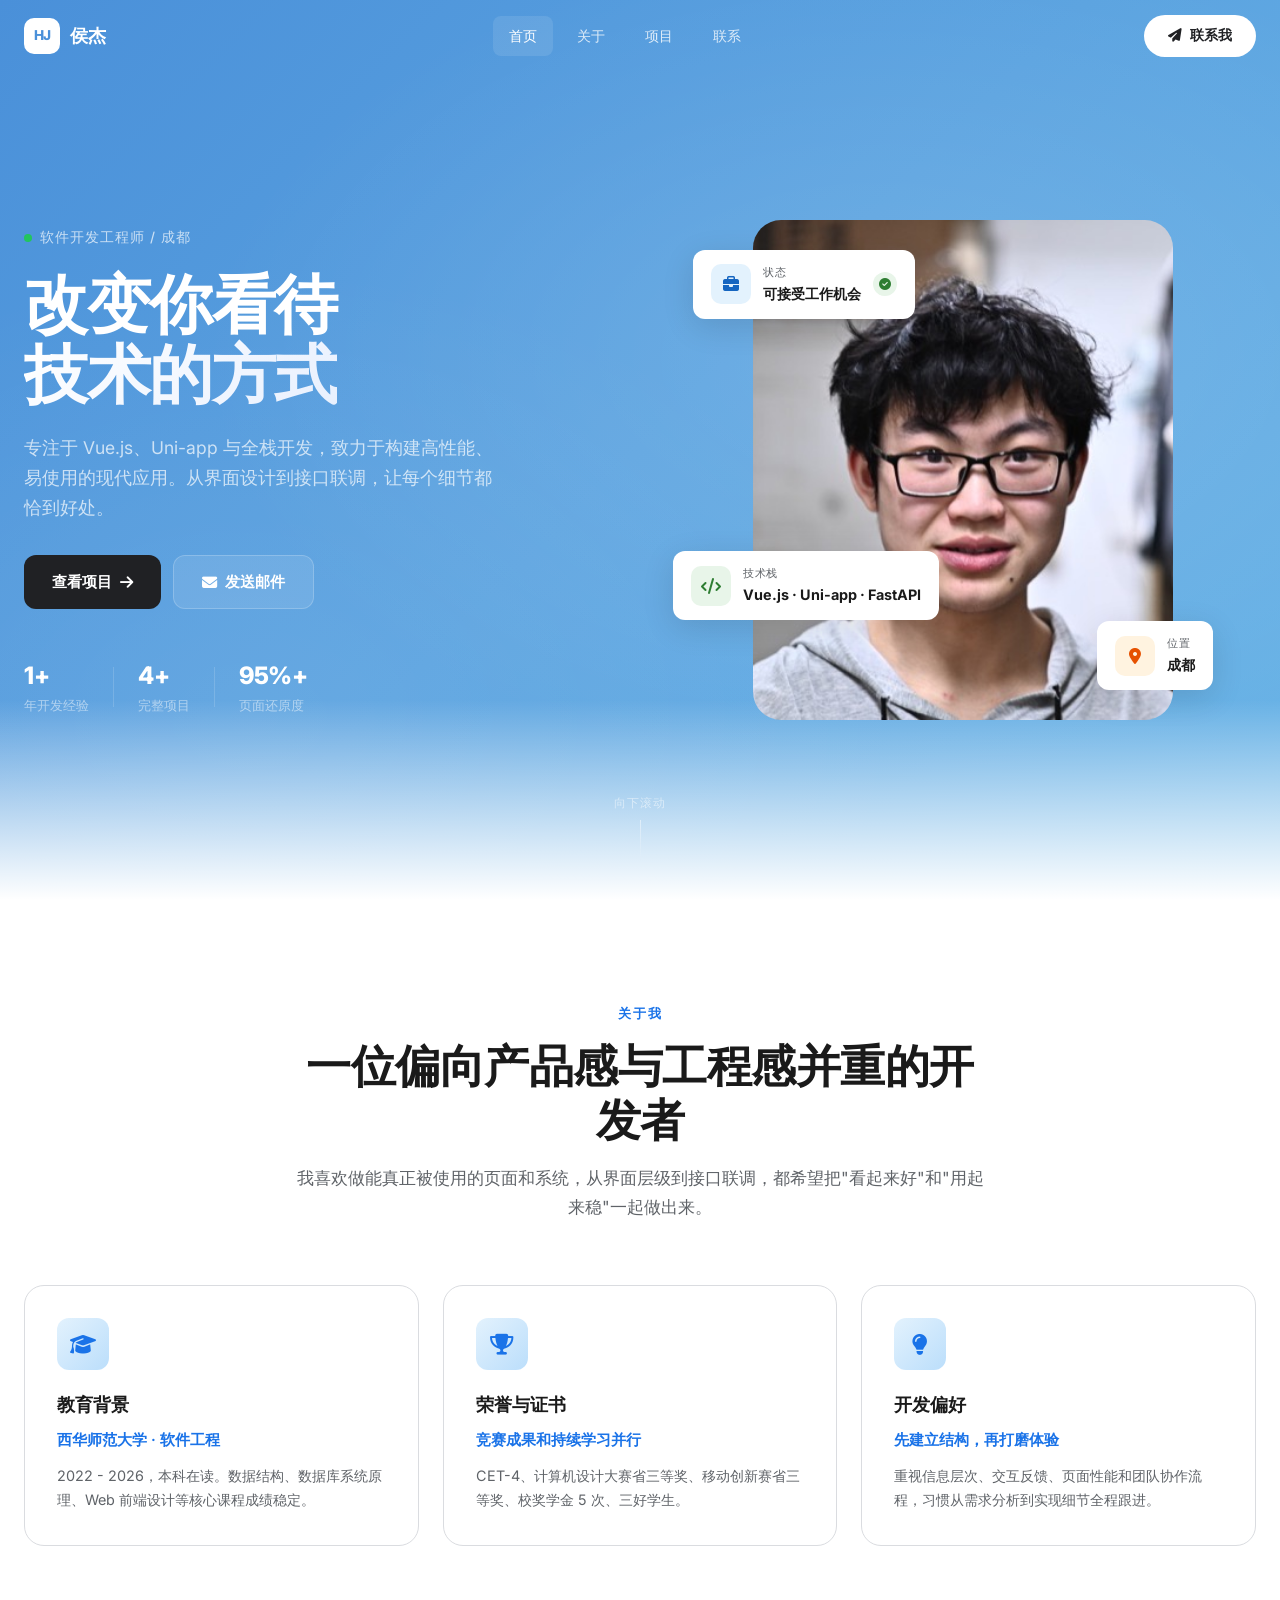
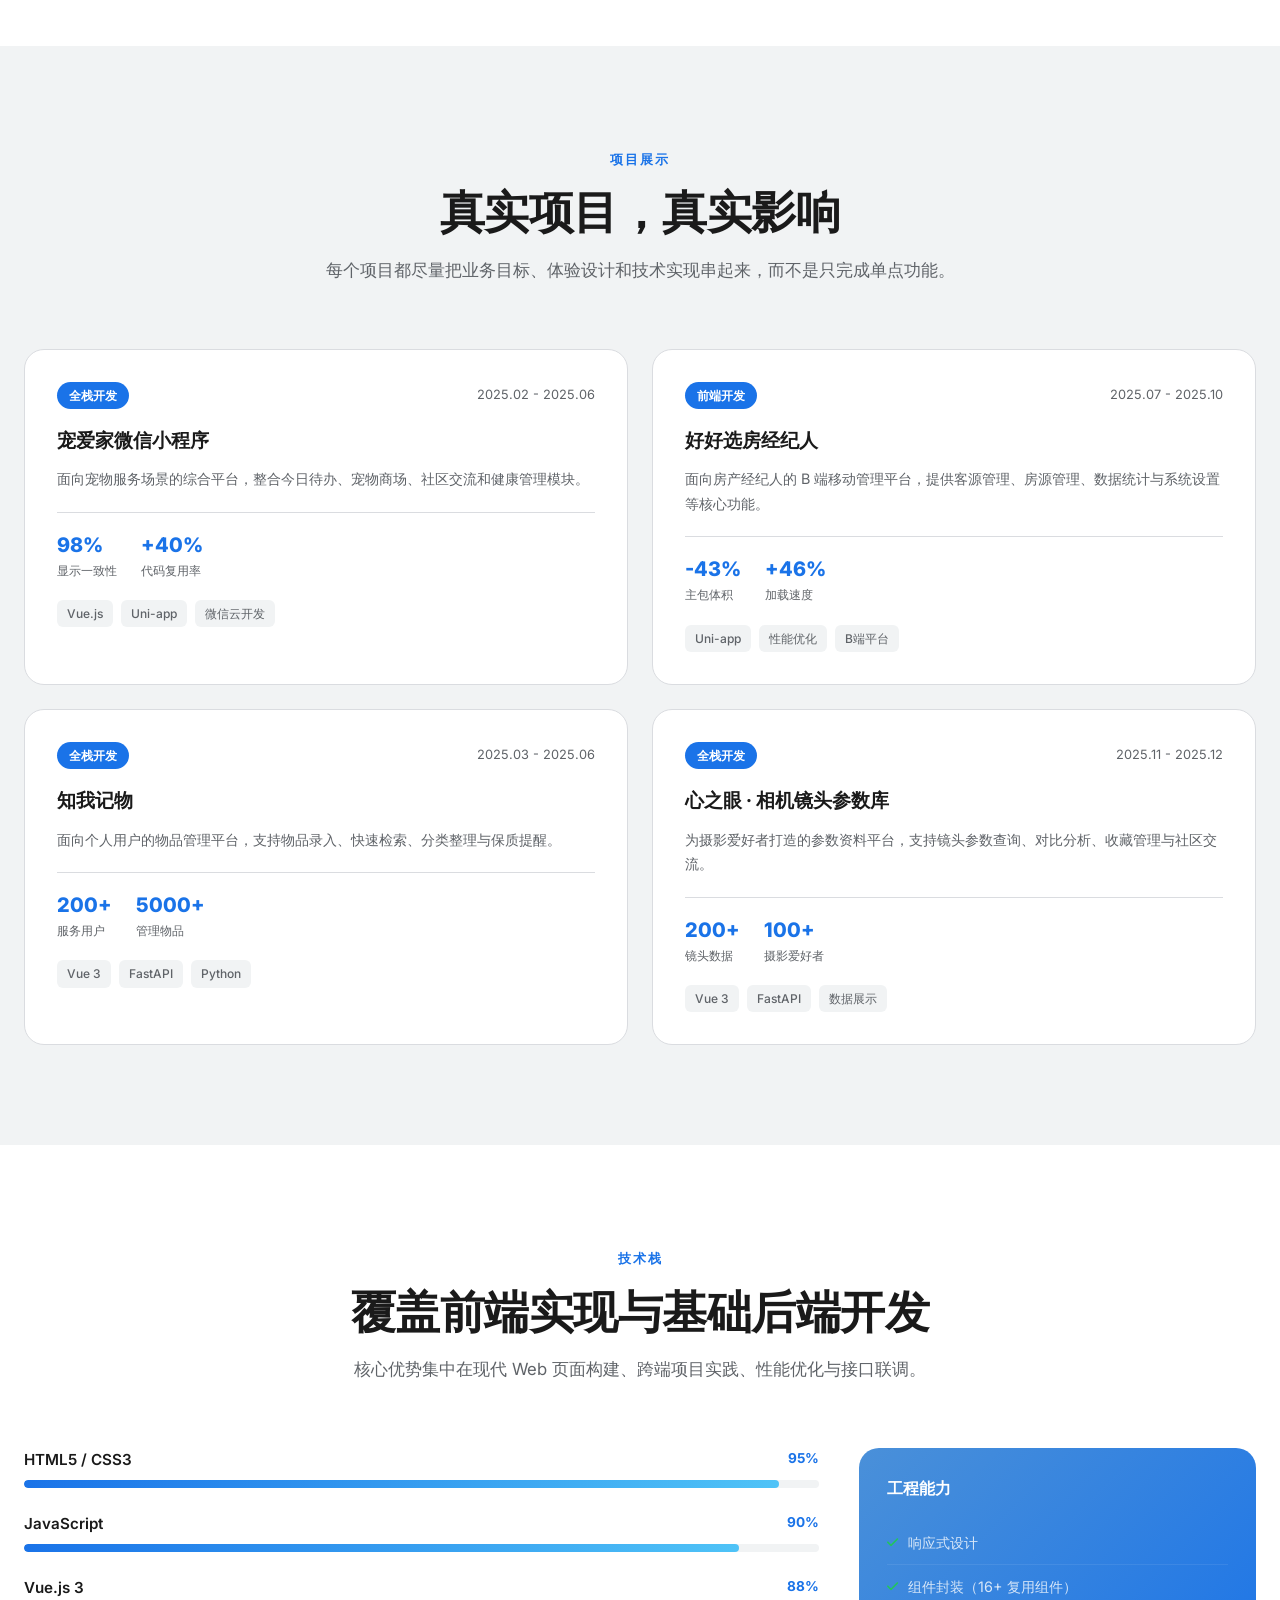
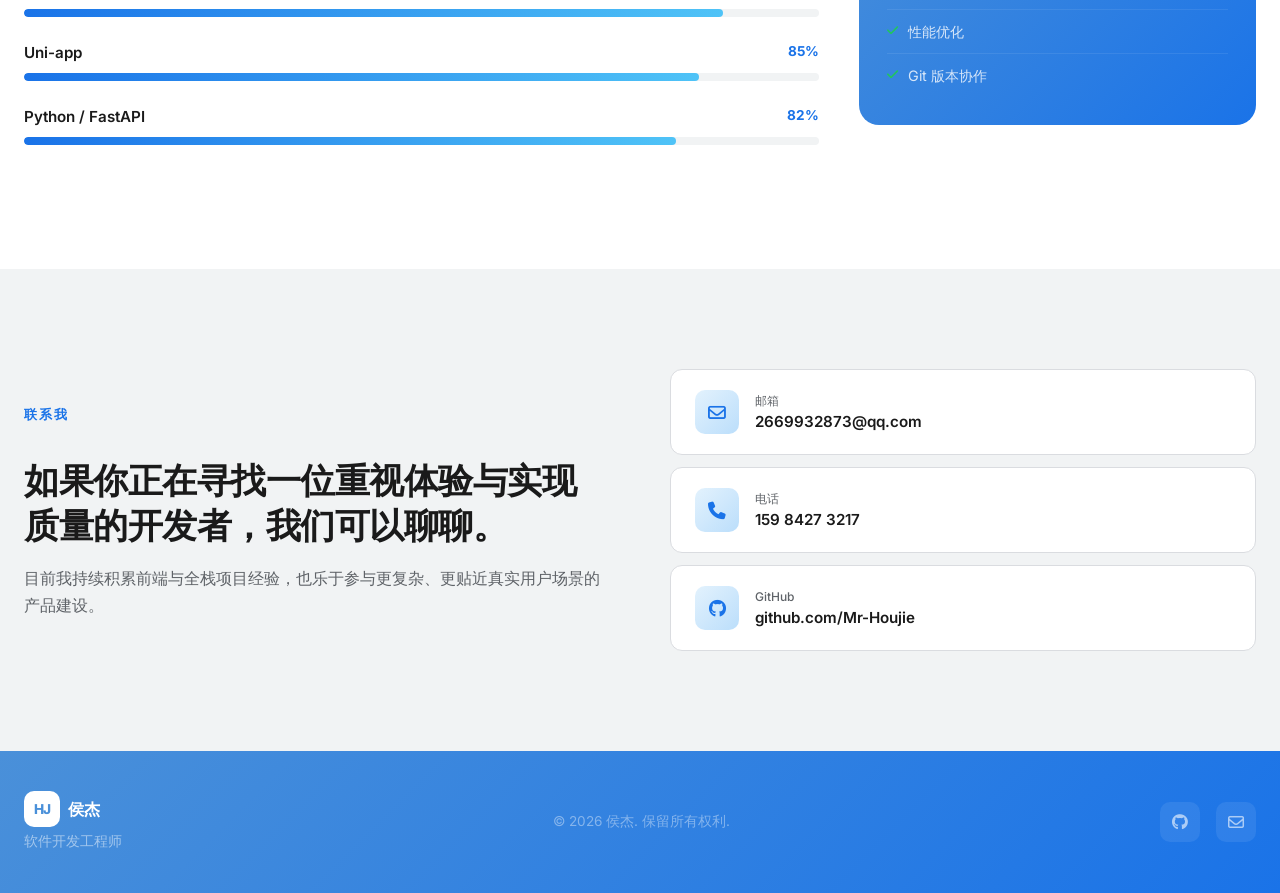
<file: index.html>
<!DOCTYPE html>
<html lang="zh-CN">
<head>
    <meta charset="UTF-8">
    <meta name="viewport" content="width=device-width, initial-scale=1.0">
    <title>侯杰 | 软件开发工程师</title>
    <meta name="description" content="侯杰的个人介绍页面 - 软件开发工程师">
    <link rel="preconnect" href="https://fonts.googleapis.com">
    <link rel="preconnect" href="https://fonts.gstatic.com" crossorigin>
    <link href="https://fonts.googleapis.com/css2?family=Inter:wght@300;400;500;600;700;800&display=swap" rel="stylesheet">
    <link rel="stylesheet" href="https://cdnjs.cloudflare.com/ajax/libs/font-awesome/6.5.1/css/all.min.css">
    <link rel="stylesheet" href="styles.css">
</head>
<body>
    <div class="page-loader" id="page-loader">
        <div class="loader-spinner"></div>
    </div>

    <nav class="main-nav" id="main-nav">
        <div class="nav-container">
            <a href="#hero" class="nav-logo">
                <span class="logo-mark">HJ</span>
                <span class="logo-text">侯杰</span>
            </a>
            <div class="nav-menu" id="nav-menu">
                <a href="#hero" class="nav-link active">首页</a>
                <a href="#about" class="nav-link">关于</a>
                <a href="#projects" class="nav-link">项目</a>
                <a href="#contact" class="nav-link">联系</a>
            </div>
            <div class="nav-actions">
                <a href="mailto:2669932873@qq.com" class="nav-cta">
                    <i class="fa-solid fa-paper-plane"></i>
                    联系我
                </a>
                <button class="nav-toggle" id="nav-toggle" aria-label="菜单">
                    <span></span>
                    <span></span>
                    <span></span>
                </button>
            </div>
        </div>
    </nav>

    <section class="hero" id="hero">
        <div class="hero-bg" id="hero-bg"></div>
        <div class="hero-gradient"></div>
        <div class="hero-content">
            <div class="hero-left">
                <div class="hero-eyebrow animate-up">
                    <span class="eyebrow-dot"></span>
                    软件开发工程师 / 成都
                </div>
                <h1 class="hero-title animate-up">
                    改变你看待<br>
                    <span class="title-accent">技术的方式</span>
                </h1>
                <p class="hero-description animate-up">
                    专注于 Vue.js、Uni-app 与全栈开发，致力于构建高性能、易使用的现代应用。从界面设计到接口联调，让每个细节都恰到好处。
                </p>
                <div class="hero-actions animate-up">
                    <a href="#projects" class="btn btn-primary">
                        查看项目
                        <i class="fa-solid fa-arrow-right"></i>
                    </a>
                    <a href="#contact" class="btn btn-ghost">
                        <i class="fa-solid fa-envelope"></i>
                        发送邮件
                    </a>
                </div>
                <div class="hero-stats animate-up">
                    <div class="stat">
                        <span class="stat-number">1+</span>
                        <span class="stat-label">年开发经验</span>
                    </div>
                    <div class="stat-divider"></div>
                    <div class="stat">
                        <span class="stat-number">4+</span>
                        <span class="stat-label">完整项目</span>
                    </div>
                    <div class="stat-divider"></div>
                    <div class="stat">
                        <span class="stat-number">95%+</span>
                        <span class="stat-label">页面还原度</span>
                    </div>
                </div>
            </div>
            <div class="hero-right animate-fade">
                <div class="profile-frame">
                    <div class="profile-image-wrapper">
                        <img src="static/images/houjie-portrait.jpg" alt="侯杰" class="profile-image" id="profile-image">
                    </div>
                    <div class="floating-card card-salary">
                        <div class="card-icon salary-icon">
                            <i class="fa-solid fa-briefcase"></i>
                        </div>
                        <div class="card-info">
                            <span class="card-label">状态</span>
                            <span class="card-value">可接受工作机会</span>
                        </div>
                        <div class="card-badge">
                            <i class="fa-solid fa-circle-check"></i>
                        </div>
                    </div>
                    <div class="floating-card card-skills">
                        <div class="card-icon skills-icon">
                            <i class="fa-solid fa-code"></i>
                        </div>
                        <div class="card-info">
                            <span class="card-label">技术栈</span>
                            <span class="card-value">Vue.js · Uni-app · FastAPI</span>
                        </div>
                    </div>
                    <div class="floating-card card-location">
                        <div class="card-icon location-icon">
                            <i class="fa-solid fa-location-dot"></i>
                        </div>
                        <div class="card-info">
                            <span class="card-label">位置</span>
                            <span class="card-value">成都</span>
                        </div>
                    </div>
                </div>
            </div>
        </div>
        <div class="scroll-indicator">
            <span>向下滚动</span>
            <div class="scroll-line"></div>
        </div>
    </section>

    <section class="section about" id="about">
        <div class="section-container">
            <div class="section-header reveal">
                <span class="section-kicker">关于我</span>
                <h2>一位偏向产品感与工程感并重的开发者</h2>
                <p>我喜欢做能真正被使用的页面和系统，从界面层级到接口联调，都希望把"看起来好"和"用起来稳"一起做出来。</p>
            </div>
            <div class="about-grid">
                <div class="about-card reveal">
                    <div class="card-icon-bg">
                        <i class="fa-solid fa-graduation-cap"></i>
                    </div>
                    <h3>教育背景</h3>
                    <p class="card-highlight">西华师范大学 · 软件工程</p>
                    <p>2022 - 2026，本科在读。数据结构、数据库系统原理、Web 前端设计等核心课程成绩稳定。</p>
                </div>
                <div class="about-card reveal">
                    <div class="card-icon-bg">
                        <i class="fa-solid fa-trophy"></i>
                    </div>
                    <h3>荣誉与证书</h3>
                    <p class="card-highlight">竞赛成果和持续学习并行</p>
                    <p>CET-4、计算机设计大赛省三等奖、移动创新赛省三等奖、校奖学金 5 次、三好学生。</p>
                </div>
                <div class="about-card reveal">
                    <div class="card-icon-bg">
                        <i class="fa-solid fa-lightbulb"></i>
                    </div>
                    <h3>开发偏好</h3>
                    <p class="card-highlight">先建立结构，再打磨体验</p>
                    <p>重视信息层次、交互反馈、页面性能和团队协作流程，习惯从需求分析到实现细节全程跟进。</p>
                </div>
            </div>
        </div>
    </section>

    <section class="section projects" id="projects">
        <div class="section-container">
            <div class="section-header reveal">
                <span class="section-kicker">项目展示</span>
                <h2>真实项目，真实影响</h2>
                <p>每个项目都尽量把业务目标、体验设计和技术实现串起来，而不是只完成单点功能。</p>
            </div>
            <div class="projects-grid">
                <div class="project-card reveal">
                    <div class="project-header">
                        <span class="project-type">全栈开发</span>
                        <span class="project-date">2025.02 - 2025.06</span>
                    </div>
                    <h3>宠爱家微信小程序</h3>
                    <p>面向宠物服务场景的综合平台，整合今日待办、宠物商场、社区交流和健康管理模块。</p>
                    <div class="project-metrics">
                        <div class="metric">
                            <span class="metric-value">98%</span>
                            <span class="metric-label">显示一致性</span>
                        </div>
                        <div class="metric">
                            <span class="metric-value">+40%</span>
                            <span class="metric-label">代码复用率</span>
                        </div>
                    </div>
                    <div class="project-tags">
                        <span>Vue.js</span>
                        <span>Uni-app</span>
                        <span>微信云开发</span>
                    </div>
                </div>
                <div class="project-card reveal">
                    <div class="project-header">
                        <span class="project-type">前端开发</span>
                        <span class="project-date">2025.07 - 2025.10</span>
                    </div>
                    <h3>好好选房经纪人</h3>
                    <p>面向房产经纪人的 B 端移动管理平台，提供客源管理、房源管理、数据统计与系统设置等核心功能。</p>
                    <div class="project-metrics">
                        <div class="metric">
                            <span class="metric-value">-43%</span>
                            <span class="metric-label">主包体积</span>
                        </div>
                        <div class="metric">
                            <span class="metric-value">+46%</span>
                            <span class="metric-label">加载速度</span>
                        </div>
                    </div>
                    <div class="project-tags">
                        <span>Uni-app</span>
                        <span>性能优化</span>
                        <span>B端平台</span>
                    </div>
                </div>
                <div class="project-card reveal">
                    <div class="project-header">
                        <span class="project-type">全栈开发</span>
                        <span class="project-date">2025.03 - 2025.06</span>
                    </div>
                    <h3>知我记物</h3>
                    <p>面向个人用户的物品管理平台，支持物品录入、快速检索、分类整理与保质提醒。</p>
                    <div class="project-metrics">
                        <div class="metric">
                            <span class="metric-value">200+</span>
                            <span class="metric-label">服务用户</span>
                        </div>
                        <div class="metric">
                            <span class="metric-value">5000+</span>
                            <span class="metric-label">管理物品</span>
                        </div>
                    </div>
                    <div class="project-tags">
                        <span>Vue 3</span>
                        <span>FastAPI</span>
                        <span>Python</span>
                    </div>
                </div>
                <div class="project-card reveal">
                    <div class="project-header">
                        <span class="project-type">全栈开发</span>
                        <span class="project-date">2025.11 - 2025.12</span>
                    </div>
                    <h3>心之眼 · 相机镜头参数库</h3>
                    <p>为摄影爱好者打造的参数资料平台，支持镜头参数查询、对比分析、收藏管理与社区交流。</p>
                    <div class="project-metrics">
                        <div class="metric">
                            <span class="metric-value">200+</span>
                            <span class="metric-label">镜头数据</span>
                        </div>
                        <div class="metric">
                            <span class="metric-value">100+</span>
                            <span class="metric-label">摄影爱好者</span>
                        </div>
                    </div>
                    <div class="project-tags">
                        <span>Vue 3</span>
                        <span>FastAPI</span>
                        <span>数据展示</span>
                    </div>
                </div>
            </div>
        </div>
    </section>

    <section class="section skills" id="skills">
        <div class="section-container">
            <div class="section-header reveal">
                <span class="section-kicker">技术栈</span>
                <h2>覆盖前端实现与基础后端开发</h2>
                <p>核心优势集中在现代 Web 页面构建、跨端项目实践、性能优化与接口联调。</p>
            </div>
            <div class="skills-layout">
                <div class="skills-main reveal">
                    <div class="skill-item">
                        <div class="skill-info">
                            <span class="skill-name">HTML5 / CSS3</span>
                            <span class="skill-percent">95%</span>
                        </div>
                        <div class="skill-bar">
                            <div class="skill-fill" data-width="95"></div>
                        </div>
                    </div>
                    <div class="skill-item">
                        <div class="skill-info">
                            <span class="skill-name">JavaScript</span>
                            <span class="skill-percent">90%</span>
                        </div>
                        <div class="skill-bar">
                            <div class="skill-fill" data-width="90"></div>
                        </div>
                    </div>
                    <div class="skill-item">
                        <div class="skill-info">
                            <span class="skill-name">Vue.js 3</span>
                            <span class="skill-percent">88%</span>
                        </div>
                        <div class="skill-bar">
                            <div class="skill-fill" data-width="88"></div>
                        </div>
                    </div>
                    <div class="skill-item">
                        <div class="skill-info">
                            <span class="skill-name">Uni-app</span>
                            <span class="skill-percent">85%</span>
                        </div>
                        <div class="skill-bar">
                            <div class="skill-fill" data-width="85"></div>
                        </div>
                    </div>
                    <div class="skill-item">
                        <div class="skill-info">
                            <span class="skill-name">Python / FastAPI</span>
                            <span class="skill-percent">82%</span>
                        </div>
                        <div class="skill-bar">
                            <div class="skill-fill" data-width="82"></div>
                        </div>
                    </div>
                </div>
                <div class="skills-side reveal">
                    <div class="side-card">
                        <h4>工程能力</h4>
                        <ul class="capability-list">
                            <li><i class="fa-solid fa-check"></i> 响应式设计</li>
                            <li><i class="fa-solid fa-check"></i> 组件封装（16+ 复用组件）</li>
                            <li><i class="fa-solid fa-check"></i> 性能优化</li>
                            <li><i class="fa-solid fa-check"></i> Git 版本协作</li>
                        </ul>
                    </div>
                </div>
            </div>
        </div>
    </section>

    <section class="section contact" id="contact">
        <div class="section-container">
            <div class="contact-wrapper">
                <div class="contact-left reveal">
                    <span class="section-kicker">联系我</span>
                    <h2>如果你正在寻找一位重视体验与实现质量的开发者，我们可以聊聊。</h2>
                    <p>目前我持续积累前端与全栈项目经验，也乐于参与更复杂、更贴近真实用户场景的产品建设。</p>
                </div>
                <div class="contact-right reveal">
                    <div class="contact-cards">
                        <a href="mailto:2669932873@qq.com" class="contact-card">
                            <div class="contact-card-icon">
                                <i class="fa-regular fa-envelope"></i>
                            </div>
                            <div class="contact-card-info">
                                <span>邮箱</span>
                                <strong>2669932873@qq.com</strong>
                            </div>
                            <i class="fa-solid fa-arrow-up-right contact-arrow"></i>
                        </a>
                        <a href="tel:15984273217" class="contact-card">
                            <div class="contact-card-icon">
                                <i class="fa-solid fa-phone"></i>
                            </div>
                            <div class="contact-card-info">
                                <span>电话</span>
                                <strong>159 8427 3217</strong>
                            </div>
                            <i class="fa-solid fa-arrow-up-right contact-arrow"></i>
                        </a>
                        <a href="https://github.com/Mr-Houjie" target="_blank" rel="noreferrer" class="contact-card">
                            <div class="contact-card-icon">
                                <i class="fa-brands fa-github"></i>
                            </div>
                            <div class="contact-card-info">
                                <span>GitHub</span>
                                <strong>github.com/Mr-Houjie</strong>
                            </div>
                            <i class="fa-solid fa-arrow-up-right contact-arrow"></i>
                        </a>
                    </div>
                </div>
            </div>
        </div>
    </section>

    <footer class="footer">
        <div class="footer-container">
            <div class="footer-left">
                <a href="#hero" class="footer-logo">
                    <span class="logo-mark">HJ</span>
                    侯杰
                </a>
                <p>软件开发工程师</p>
            </div>
            <div class="footer-center">
                <p>&copy; 2026 侯杰. 保留所有权利.</p>
            </div>
            <div class="footer-right">
                <a href="https://github.com/Mr-Houjie" target="_blank" rel="noreferrer" aria-label="GitHub">
                    <i class="fa-brands fa-github"></i>
                </a>
                <a href="mailto:2669932873@qq.com" aria-label="邮件">
                    <i class="fa-regular fa-envelope"></i>
                </a>
            </div>
        </div>
    </footer>

    <button class="back-to-top" id="back-to-top" aria-label="返回顶部">
        <i class="fa-solid fa-arrow-up"></i>
    </button>

    <script src="script.js"></script>
</body>
</html>
</file>
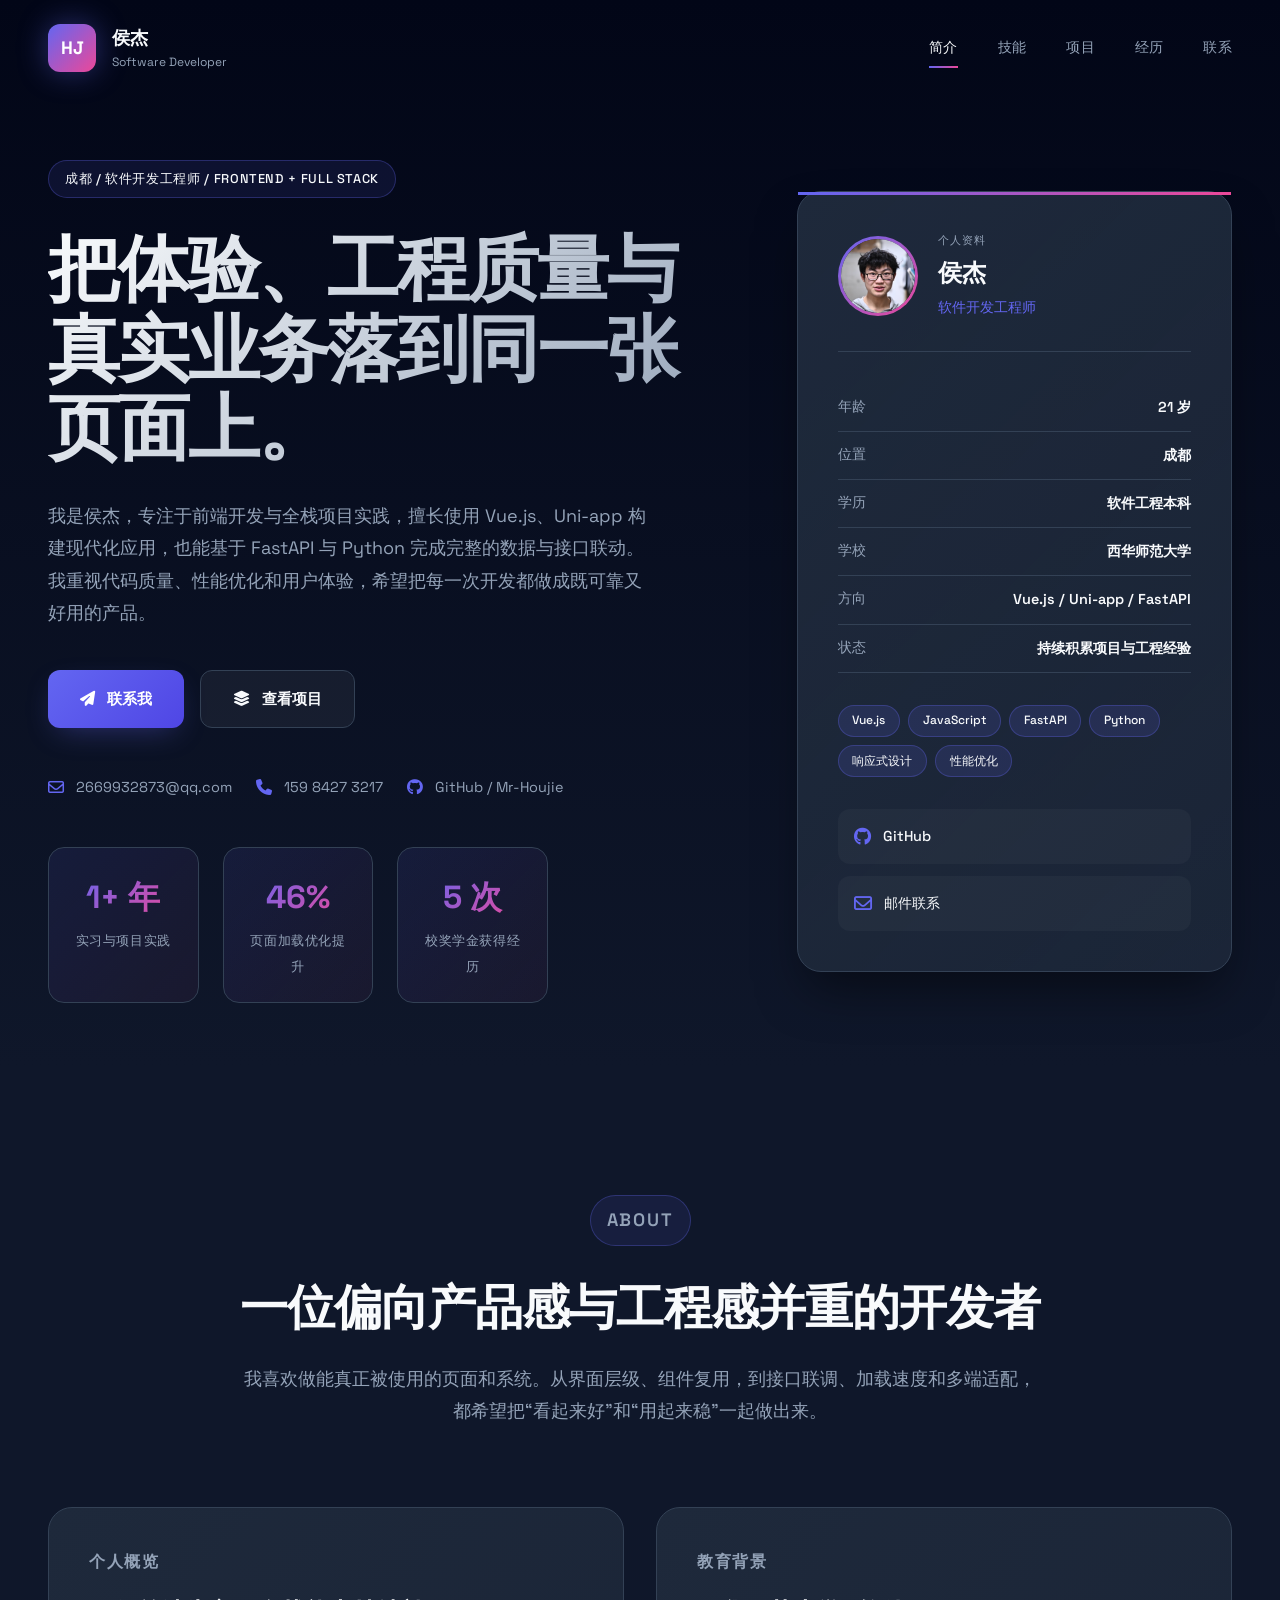
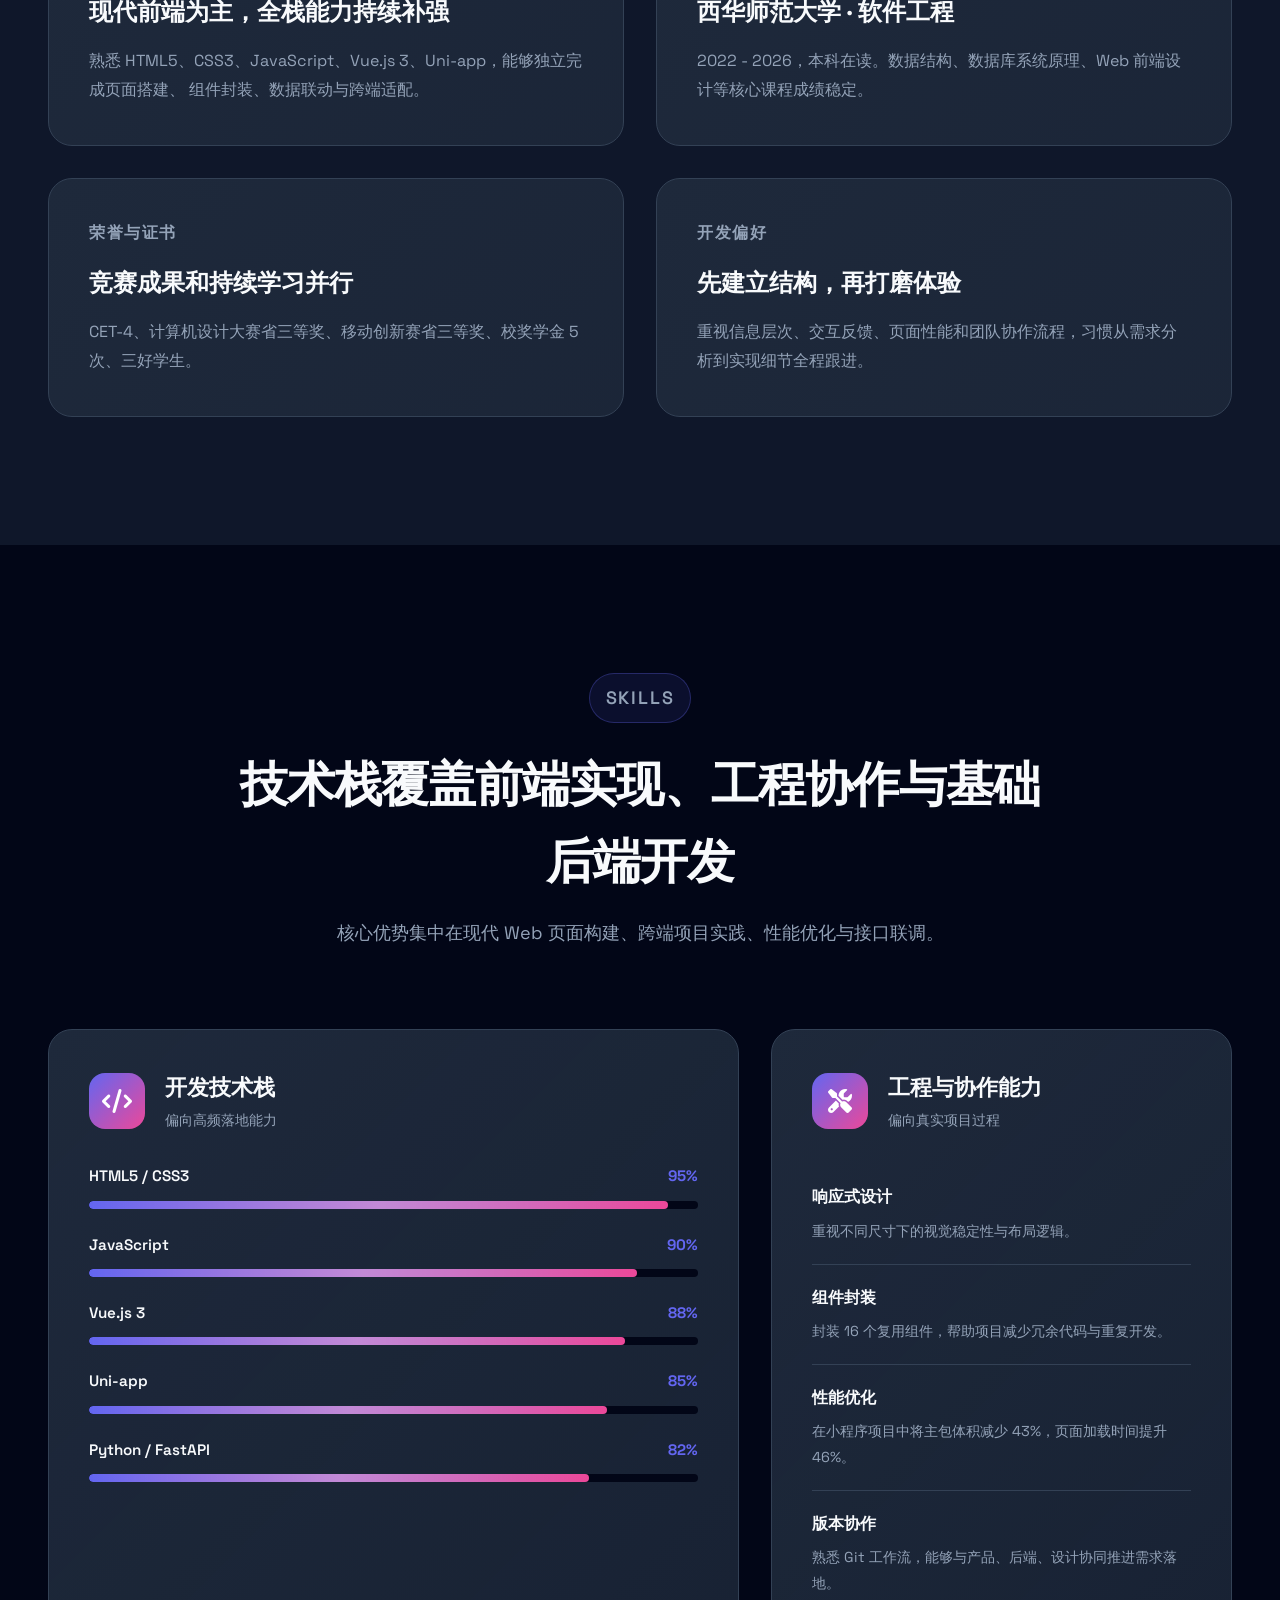
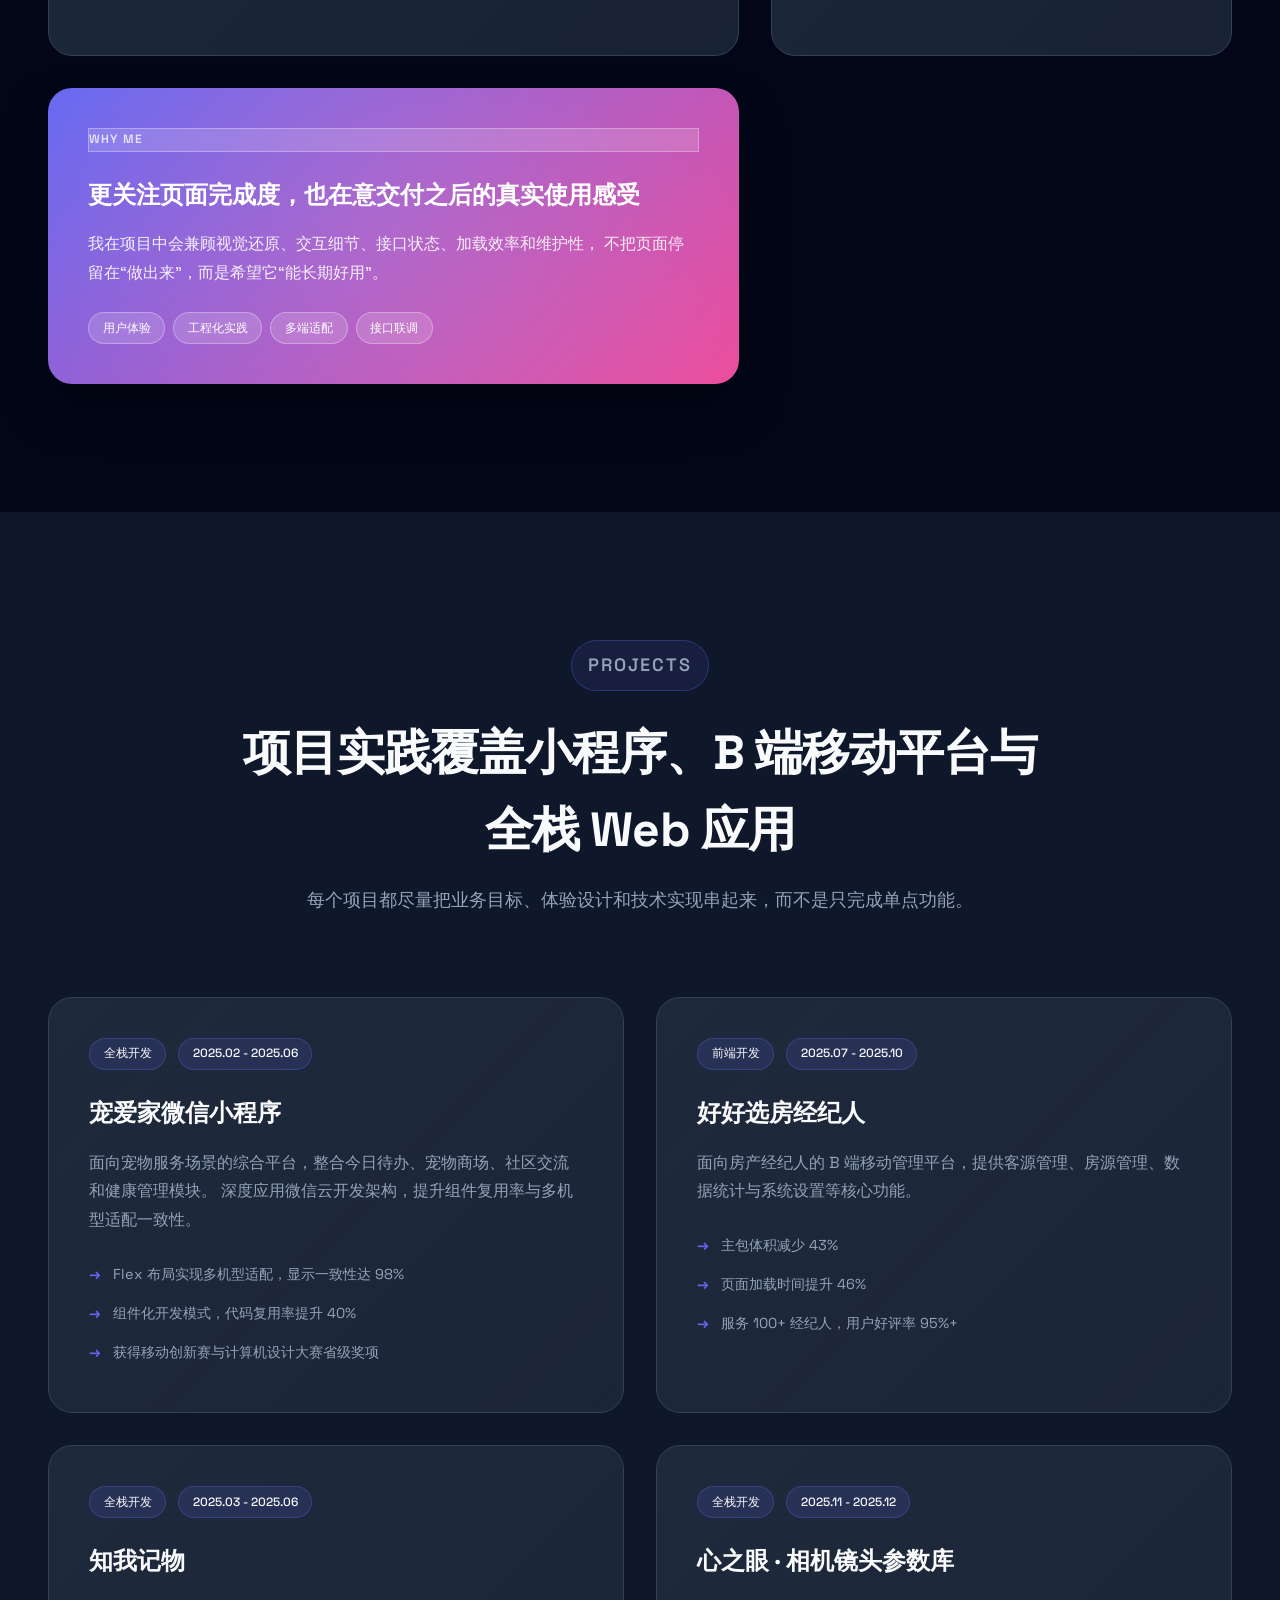
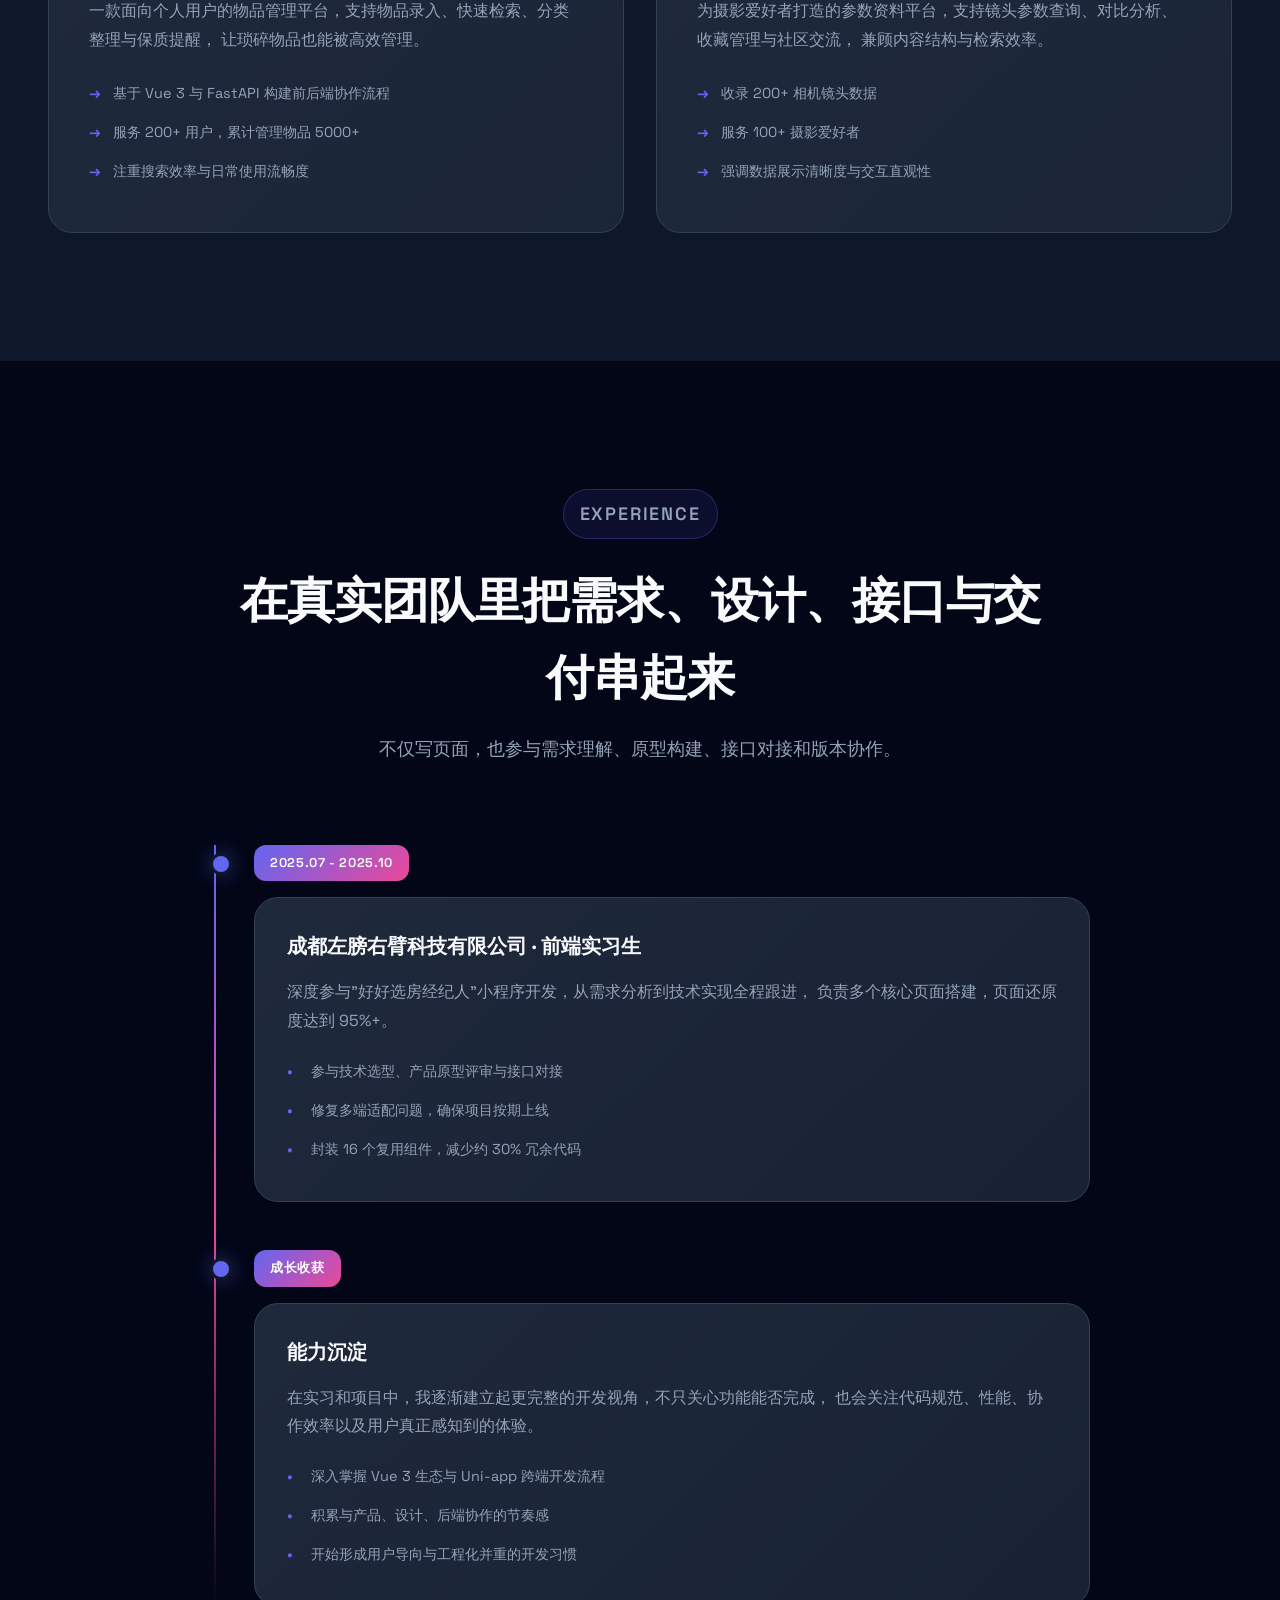
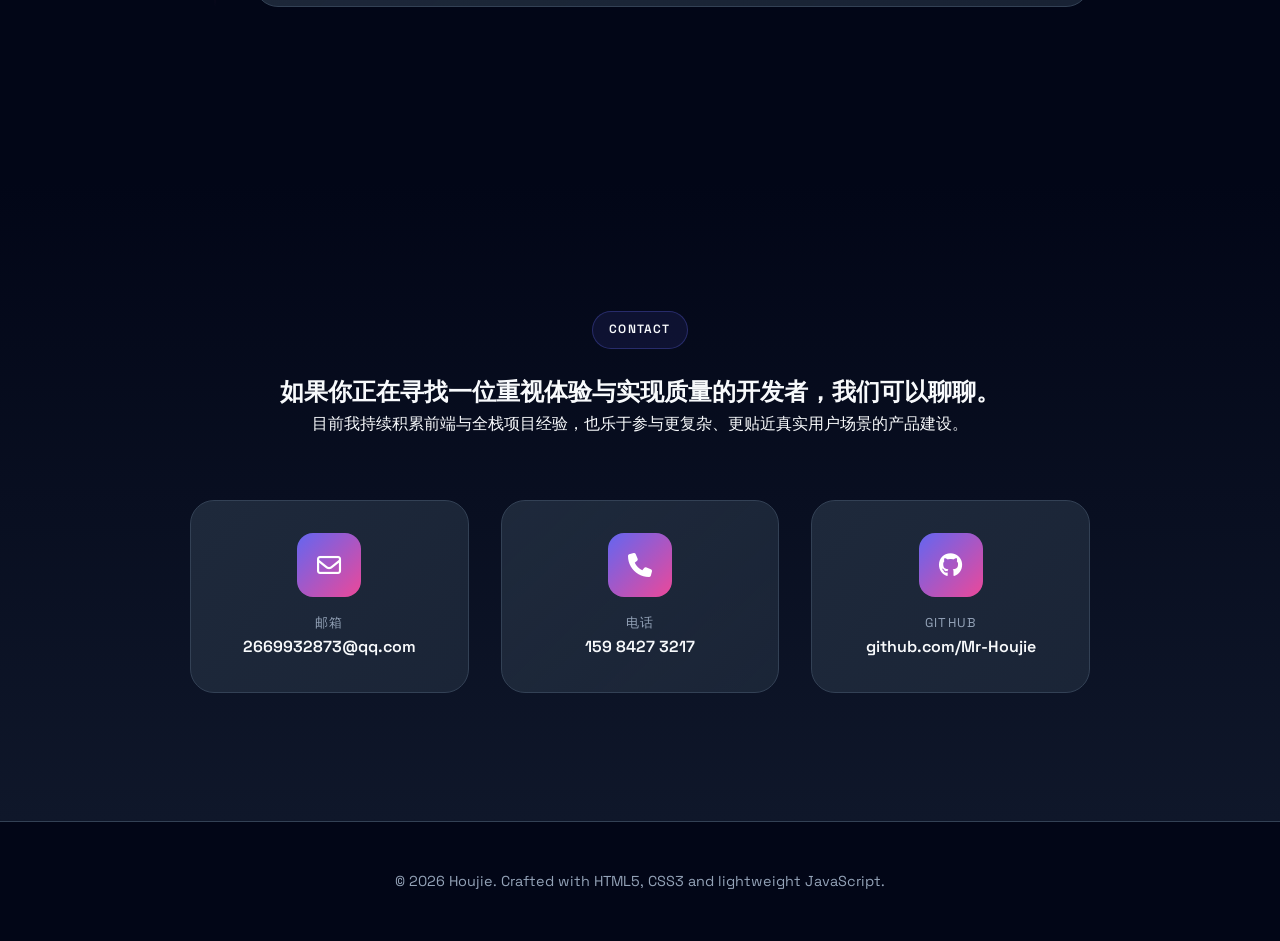
<file: index.creative.html>
<!DOCTYPE html>
<html lang="zh-CN">
<head>
    <meta charset="UTF-8">
    <meta name="viewport" content="width=device-width, initial-scale=1.0">
    <title>侯杰 | 软件开发工程师</title>
    <meta
        name="description"
        content="侯杰的个人介绍网页，展示前端与全栈开发能力、项目经验、教育背景与联系方式。"
    >
    <meta
        name="keywords"
        content="侯杰,软件开发工程师,前端开发,Vue.js,Uni-app,FastAPI,Python,个人介绍,作品集"
    >
    <meta name="theme-color" content="#6366f1">
    <link rel="preconnect" href="https://fonts.googleapis.com">
    <link rel="preconnect" href="https://fonts.gstatic.com" crossorigin>
    <link
        href="https://fonts.googleapis.com/css2?family=Space+Grotesk:wght@400;500;600;700&family=Inter:wght@400;500;600&display=swap"
        rel="stylesheet"
    >
    <link
        rel="stylesheet"
        href="https://cdnjs.cloudflare.com/ajax/libs/font-awesome/6.5.1/css/all.min.css"
    >
    <link rel="stylesheet" href="styles.creative.css">
</head>
<body>
    <div class="scroll-progress" id="scroll-progress" aria-hidden="true"></div>

    <header class="hero" id="home">
        <nav class="site-nav" id="navbar">
            <a class="brand" href="#home" aria-label="返回顶部">
                <span class="brand-mark">HJ</span>
                <span class="brand-copy">
                    <strong>侯杰</strong>
                    <small>Software Developer</small>
                </span>
            </a>

            <button
                class="menu-toggle"
                id="menu-toggle"
                type="button"
                aria-expanded="false"
                aria-controls="nav-links"
                aria-label="切换导航菜单"
            >
                <span></span>
                <span></span>
                <span></span>
            </button>

            <div class="nav-links" id="nav-links">
                <a href="#about" class="nav-link">简介</a>
                <a href="#skills" class="nav-link">技能</a>
                <a href="#projects" class="nav-link">项目</a>
                <a href="#experience" class="nav-link">经历</a>
                <a href="#contact" class="nav-link">联系</a>
            </div>
        </nav>

        <div class="hero-content section-shell">
            <section class="hero-copy reveal">
                <p class="eyebrow">成都 / 软件开发工程师 / Frontend + Full Stack</p>
                <h1>把体验、工程质量与真实业务落到同一张页面上。</h1>
                <p class="hero-summary">
                    我是侯杰，专注于前端开发与全栈项目实践，擅长使用 Vue.js、Uni-app
                    构建现代化应用，也能基于 FastAPI 与 Python 完成完整的数据与接口联动。
                    我重视代码质量、性能优化和用户体验，希望把每一次开发都做成既可靠又好用的产品。
                </p>

                <div class="hero-actions">
                    <a href="#contact" class="button button-primary">
                        <i class="fa-solid fa-paper-plane"></i>
                        联系我
                    </a>
                    <a href="#projects" class="button button-secondary">
                        <i class="fa-solid fa-layer-group"></i>
                        查看项目
                    </a>
                </div>

                <ul class="contact-strip" aria-label="快捷联系方式">
                    <li>
                        <a href="mailto:2669932873@qq.com">
                            <i class="fa-regular fa-envelope"></i>
                            2669932873@qq.com
                        </a>
                    </li>
                    <li>
                        <a href="tel:15984273217">
                            <i class="fa-solid fa-phone"></i>
                            159 8427 3217
                        </a>
                    </li>
                    <li>
                        <a href="https://github.com/Mr-Houjie" target="_blank" rel="noreferrer">
                            <i class="fa-brands fa-github"></i>
                            GitHub / Mr-Houjie
                        </a>
                    </li>
                </ul>

                <div class="metric-row">
                    <article class="metric-card">
                        <strong>1+ 年</strong>
                        <span>实习与项目实践</span>
                    </article>
                    <article class="metric-card">
                        <strong>46%</strong>
                        <span>页面加载优化提升</span>
                    </article>
                    <article class="metric-card">
                        <strong>5 次</strong>
                        <span>校奖学金获得经历</span>
                    </article>
                </div>
            </section>

            <aside class="profile-panel reveal">
                <div class="profile-head">
                    <img
                        src="static/images/houjie-portrait.jpg"
                        alt="侯杰头像"
                        class="profile-avatar"
                        loading="lazy"
                    >
                    <div>
                        <p class="panel-label">个人资料</p>
                        <h2>侯杰</h2>
                        <p class="profile-role">软件开发工程师</p>
                    </div>
                </div>

                <dl class="profile-list">
                    <div>
                        <dt>年龄</dt>
                        <dd>21 岁</dd>
                    </div>
                    <div>
                        <dt>位置</dt>
                        <dd>成都</dd>
                    </div>
                    <div>
                        <dt>学历</dt>
                        <dd>软件工程本科</dd>
                    </div>
                    <div>
                        <dt>学校</dt>
                        <dd>西华师范大学</dd>
                    </div>
                    <div>
                        <dt>方向</dt>
                        <dd>Vue.js / Uni-app / FastAPI</dd>
                    </div>
                    <div>
                        <dt>状态</dt>
                        <dd>持续积累项目与工程经验</dd>
                    </div>
                </dl>

                <div class="profile-tags" aria-label="技术标签">
                    <span>Vue.js</span>
                    <span>JavaScript</span>
                    <span>FastAPI</span>
                    <span>Python</span>
                    <span>响应式设计</span>
                    <span>性能优化</span>
                </div>

                <div class="social-actions">
                    <a href="https://github.com/Mr-Houjie" target="_blank" rel="noreferrer">
                        <i class="fa-brands fa-github"></i>
                        GitHub
                    </a>
                    <a href="mailto:2669932873@qq.com">
                        <i class="fa-regular fa-envelope"></i>
                        邮件联系
                    </a>
                </div>
            </aside>
        </div>
    </header>

    <main>
        <section class="content-section" id="about">
            <div class="section-shell">
                <div class="section-heading reveal">
                    <p class="section-kicker">About</p>
                    <h2>一位偏向产品感与工程感并重的开发者</h2>
                    <p>
                        我喜欢做能真正被使用的页面和系统。从界面层级、组件复用，到接口联调、加载速度和多端适配，
                        都希望把“看起来好”和“用起来稳”一起做出来。
                    </p>
                </div>

                <div class="overview-grid">
                    <article class="glass-card reveal">
                        <p class="card-eyebrow">个人概览</p>
                        <h3>现代前端为主，全栈能力持续补强</h3>
                        <p>
                            熟悉 HTML5、CSS3、JavaScript、Vue.js 3、Uni-app，能够独立完成页面搭建、
                            组件封装、数据联动与跨端适配。
                        </p>
                    </article>

                    <article class="glass-card reveal">
                        <p class="card-eyebrow">教育背景</p>
                        <h3>西华师范大学 · 软件工程</h3>
                        <p>2022 - 2026，本科在读。数据结构、数据库系统原理、Web 前端设计等核心课程成绩稳定。</p>
                    </article>

                    <article class="glass-card reveal">
                        <p class="card-eyebrow">荣誉与证书</p>
                        <h3>竞赛成果和持续学习并行</h3>
                        <p>
                            CET-4、计算机设计大赛省三等奖、移动创新赛省三等奖、校奖学金 5 次、三好学生。
                        </p>
                    </article>

                    <article class="glass-card reveal">
                        <p class="card-eyebrow">开发偏好</p>
                        <h3>先建立结构，再打磨体验</h3>
                        <p>
                            重视信息层次、交互反馈、页面性能和团队协作流程，习惯从需求分析到实现细节全程跟进。
                        </p>
                    </article>
                </div>
            </div>
        </section>

        <section class="content-section section-tinted" id="skills">
            <div class="section-shell">
                <div class="section-heading reveal">
                    <p class="section-kicker">Skills</p>
                    <h2>技术栈覆盖前端实现、工程协作与基础后端开发</h2>
                    <p>核心优势集中在现代 Web 页面构建、跨端项目实践、性能优化与接口联调。</p>
                </div>

                <div class="skills-grid">
                    <article class="skill-panel reveal">
                        <div class="panel-title">
                            <i class="fa-solid fa-code"></i>
                            <div>
                                <h3>开发技术栈</h3>
                                <p>偏向高频落地能力</p>
                            </div>
                        </div>

                        <div class="skill-meter">
                            <div class="skill-header">
                                <span>HTML5 / CSS3</span>
                                <strong>95%</strong>
                            </div>
                            <div class="skill-track"><span data-progress="95"></span></div>
                        </div>
                        <div class="skill-meter">
                            <div class="skill-header">
                                <span>JavaScript</span>
                                <strong>90%</strong>
                            </div>
                            <div class="skill-track"><span data-progress="90"></span></div>
                        </div>
                        <div class="skill-meter">
                            <div class="skill-header">
                                <span>Vue.js 3</span>
                                <strong>88%</strong>
                            </div>
                            <div class="skill-track"><span data-progress="88"></span></div>
                        </div>
                        <div class="skill-meter">
                            <div class="skill-header">
                                <span>Uni-app</span>
                                <strong>85%</strong>
                            </div>
                            <div class="skill-track"><span data-progress="85"></span></div>
                        </div>
                        <div class="skill-meter">
                            <div class="skill-header">
                                <span>Python / FastAPI</span>
                                <strong>82%</strong>
                            </div>
                            <div class="skill-track"><span data-progress="82"></span></div>
                        </div>
                    </article>

                    <article class="skill-panel reveal">
                        <div class="panel-title">
                            <i class="fa-solid fa-screwdriver-wrench"></i>
                            <div>
                                <h3>工程与协作能力</h3>
                                <p>偏向真实项目过程</p>
                            </div>
                        </div>

                        <ul class="capability-list">
                            <li>
                                <strong>响应式设计</strong>
                                <span>重视不同尺寸下的视觉稳定性与布局逻辑。</span>
                            </li>
                            <li>
                                <strong>组件封装</strong>
                                <span>封装 16 个复用组件，帮助项目减少冗余代码与重复开发。</span>
                            </li>
                            <li>
                                <strong>性能优化</strong>
                                <span>在小程序项目中将主包体积减少 43%，页面加载时间提升 46%。</span>
                            </li>
                            <li>
                                <strong>版本协作</strong>
                                <span>熟悉 Git 工作流，能够与产品、后端、设计协同推进需求落地。</span>
                            </li>
                        </ul>
                    </article>

                    <article class="spotlight-panel reveal">
                        <p class="card-eyebrow">Why Me</p>
                        <h3>更关注页面完成度，也在意交付之后的真实使用感受</h3>
                        <p>
                            我在项目中会兼顾视觉还原、交互细节、接口状态、加载效率和维护性，
                            不把页面停留在“做出来”，而是希望它“能长期好用”。
                        </p>
                        <div class="spotlight-tags">
                            <span>用户体验</span>
                            <span>工程化实践</span>
                            <span>多端适配</span>
                            <span>接口联调</span>
                        </div>
                    </article>
                </div>
            </div>
        </section>

        <section class="content-section" id="projects">
            <div class="section-shell">
                <div class="section-heading reveal">
                    <p class="section-kicker">Projects</p>
                    <h2>项目实践覆盖小程序、B 端移动平台与全栈 Web 应用</h2>
                    <p>每个项目都尽量把业务目标、体验设计和技术实现串起来，而不是只完成单点功能。</p>
                </div>

                <div class="project-grid">
                    <article class="project-card reveal">
                        <div class="project-meta">
                            <span>全栈开发</span>
                            <span>2025.02 - 2025.06</span>
                        </div>
                        <h3>宠爱家微信小程序</h3>
                        <p>
                            面向宠物服务场景的综合平台，整合今日待办、宠物商场、社区交流和健康管理模块。
                            深度应用微信云开发架构，提升组件复用率与多机型适配一致性。
                        </p>
                        <ul>
                            <li>Flex 布局实现多机型适配，显示一致性达 98%</li>
                            <li>组件化开发模式，代码复用率提升 40%</li>
                            <li>获得移动创新赛与计算机设计大赛省级奖项</li>
                        </ul>
                    </article>

                    <article class="project-card reveal">
                        <div class="project-meta">
                            <span>前端开发</span>
                            <span>2025.07 - 2025.10</span>
                        </div>
                        <h3>好好选房经纪人</h3>
                        <p>
                            面向房产经纪人的 B 端移动管理平台，提供客源管理、房源管理、数据统计与系统设置等核心功能。
                        </p>
                        <ul>
                            <li>主包体积减少 43%</li>
                            <li>页面加载时间提升 46%</li>
                            <li>服务 100+ 经纪人，用户好评率 95%+</li>
                        </ul>
                    </article>

                    <article class="project-card reveal">
                        <div class="project-meta">
                            <span>全栈开发</span>
                            <span>2025.03 - 2025.06</span>
                        </div>
                        <h3>知我记物</h3>
                        <p>
                            一款面向个人用户的物品管理平台，支持物品录入、快速检索、分类整理与保质提醒，
                            让琐碎物品也能被高效管理。
                        </p>
                        <ul>
                            <li>基于 Vue 3 与 FastAPI 构建前后端协作流程</li>
                            <li>服务 200+ 用户，累计管理物品 5000+</li>
                            <li>注重搜索效率与日常使用流畅度</li>
                        </ul>
                    </article>

                    <article class="project-card reveal">
                        <div class="project-meta">
                            <span>全栈开发</span>
                            <span>2025.11 - 2025.12</span>
                        </div>
                        <h3>心之眼 · 相机镜头参数库</h3>
                        <p>
                            为摄影爱好者打造的参数资料平台，支持镜头参数查询、对比分析、收藏管理与社区交流，
                            兼顾内容结构与检索效率。
                        </p>
                        <ul>
                            <li>收录 200+ 相机镜头数据</li>
                            <li>服务 100+ 摄影爱好者</li>
                            <li>强调数据展示清晰度与交互直观性</li>
                        </ul>
                    </article>
                </div>
            </div>
        </section>

        <section class="content-section section-tinted" id="experience">
            <div class="section-shell">
                <div class="section-heading reveal">
                    <p class="section-kicker">Experience</p>
                    <h2>在真实团队里把需求、设计、接口与交付串起来</h2>
                    <p>不仅写页面，也参与需求理解、原型构建、接口对接和版本协作。</p>
                </div>

                <div class="timeline reveal">
                    <article class="timeline-item">
                        <span class="timeline-date">2025.07 - 2025.10</span>
                        <div class="timeline-body">
                            <h3>成都左膀右臂科技有限公司 · 前端实习生</h3>
                            <p>
                                深度参与"好好选房经纪人"小程序开发，从需求分析到技术实现全程跟进，
                                负责多个核心页面搭建，页面还原度达到 95%+。
                            </p>
                            <ul>
                                <li>参与技术选型、产品原型评审与接口对接</li>
                                <li>修复多端适配问题，确保项目按期上线</li>
                                <li>封装 16 个复用组件，减少约 30% 冗余代码</li>
                            </ul>
                        </div>
                    </article>

                    <article class="timeline-item">
                        <span class="timeline-date">成长收获</span>
                        <div class="timeline-body">
                            <h3>能力沉淀</h3>
                            <p>
                                在实习和项目中，我逐渐建立起更完整的开发视角，不只关心功能能否完成，
                                也会关注代码规范、性能、协作效率以及用户真正感知到的体验。
                            </p>
                            <ul>
                                <li>深入掌握 Vue 3 生态与 Uni-app 跨端开发流程</li>
                                <li>积累与产品、设计、后端协作的节奏感</li>
                                <li>开始形成用户导向与工程化并重的开发习惯</li>
                            </ul>
                        </div>
                    </article>
                </div>
            </div>
        </section>

        <section class="content-section contact-section" id="contact">
            <div class="section-shell">
                <div class="contact-panel reveal">
                    <div class="contact-copy">
                        <p class="section-kicker">Contact</p>
                        <h2>如果你正在寻找一位重视体验与实现质量的开发者，我们可以聊聊。</h2>
                        <p>
                            目前我持续积累前端与全栈项目经验，也乐于参与更复杂、更贴近真实用户场景的产品建设。
                        </p>
                    </div>

                    <div class="contact-grid">
                        <a class="contact-card" href="mailto:2669932873@qq.com">
                            <i class="fa-regular fa-envelope"></i>
                            <div>
                                <span>邮箱</span>
                                <strong>2669932873@qq.com</strong>
                            </div>
                        </a>
                        <a class="contact-card" href="tel:15984273217">
                            <i class="fa-solid fa-phone"></i>
                            <div>
                                <span>电话</span>
                                <strong>159 8427 3217</strong>
                            </div>
                        </a>
                        <a
                            class="contact-card"
                            href="https://github.com/Mr-Houjie"
                            target="_blank"
                            rel="noreferrer"
                        >
                            <i class="fa-brands fa-github"></i>
                            <div>
                                <span>GitHub</span>
                                <strong>github.com/Mr-Houjie</strong>
                            </div>
                        </a>
                    </div>
                </div>
            </div>
        </section>
    </main>

    <footer class="site-footer">
        <p>© 2026 Houjie. Crafted with HTML5, CSS3 and lightweight JavaScript.</p>
    </footer>

    <button class="back-to-top" id="back-to-top" type="button" aria-label="返回顶部">
        <i class="fa-solid fa-arrow-up"></i>
    </button>

    <script src="script.minimal.js"></script>
</body>
</html>
</file>
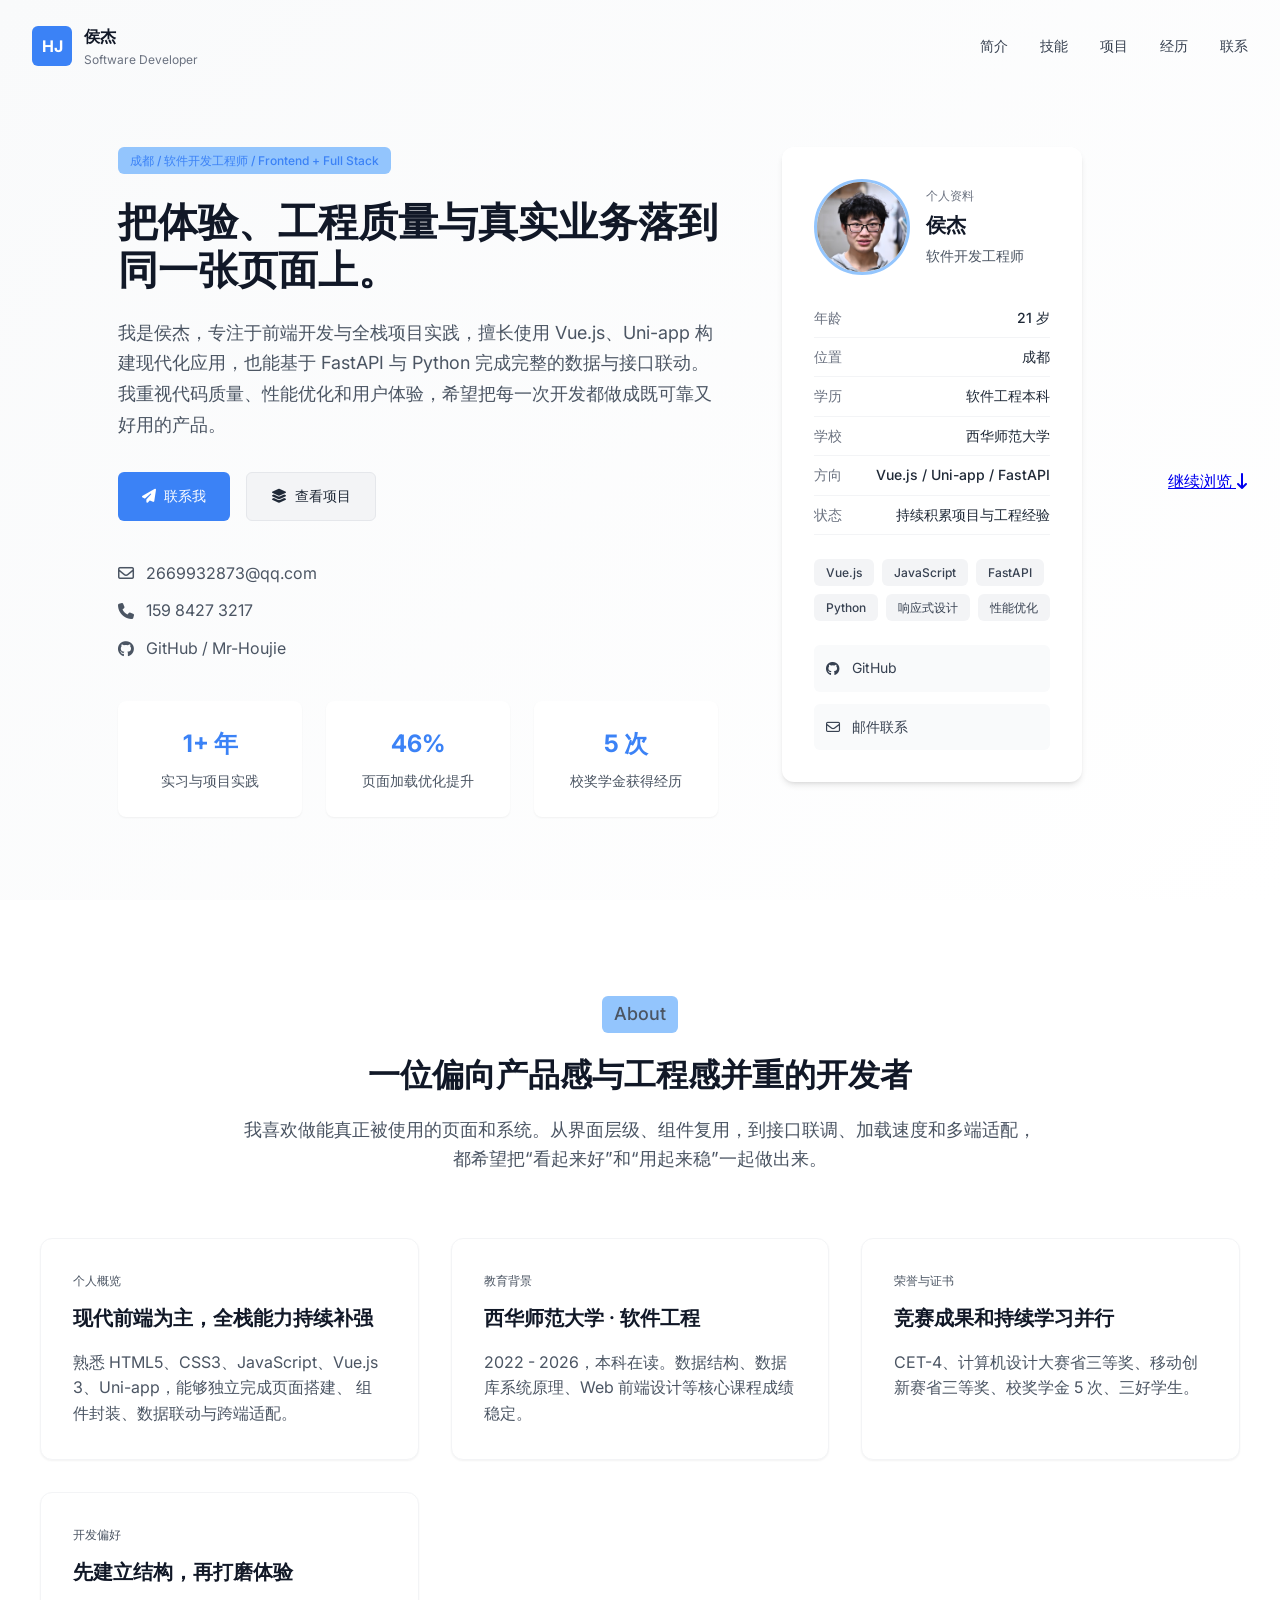
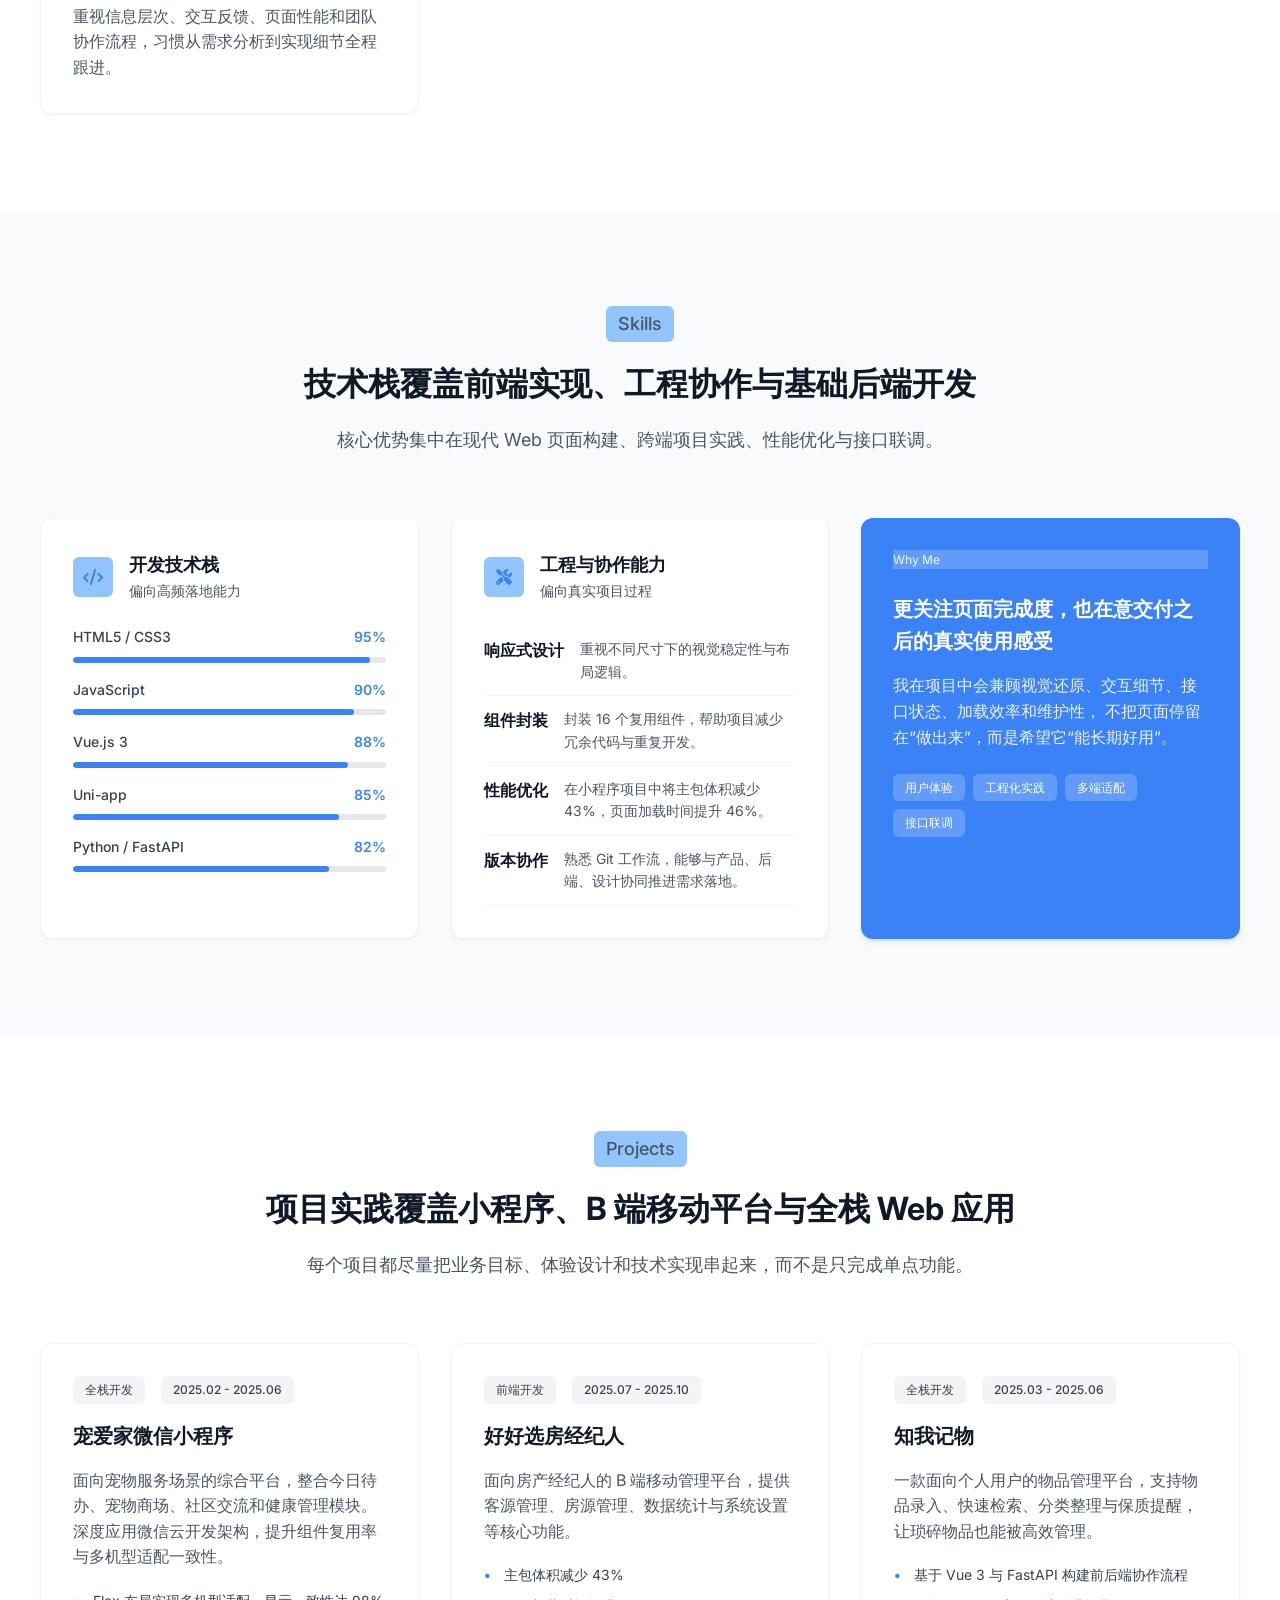
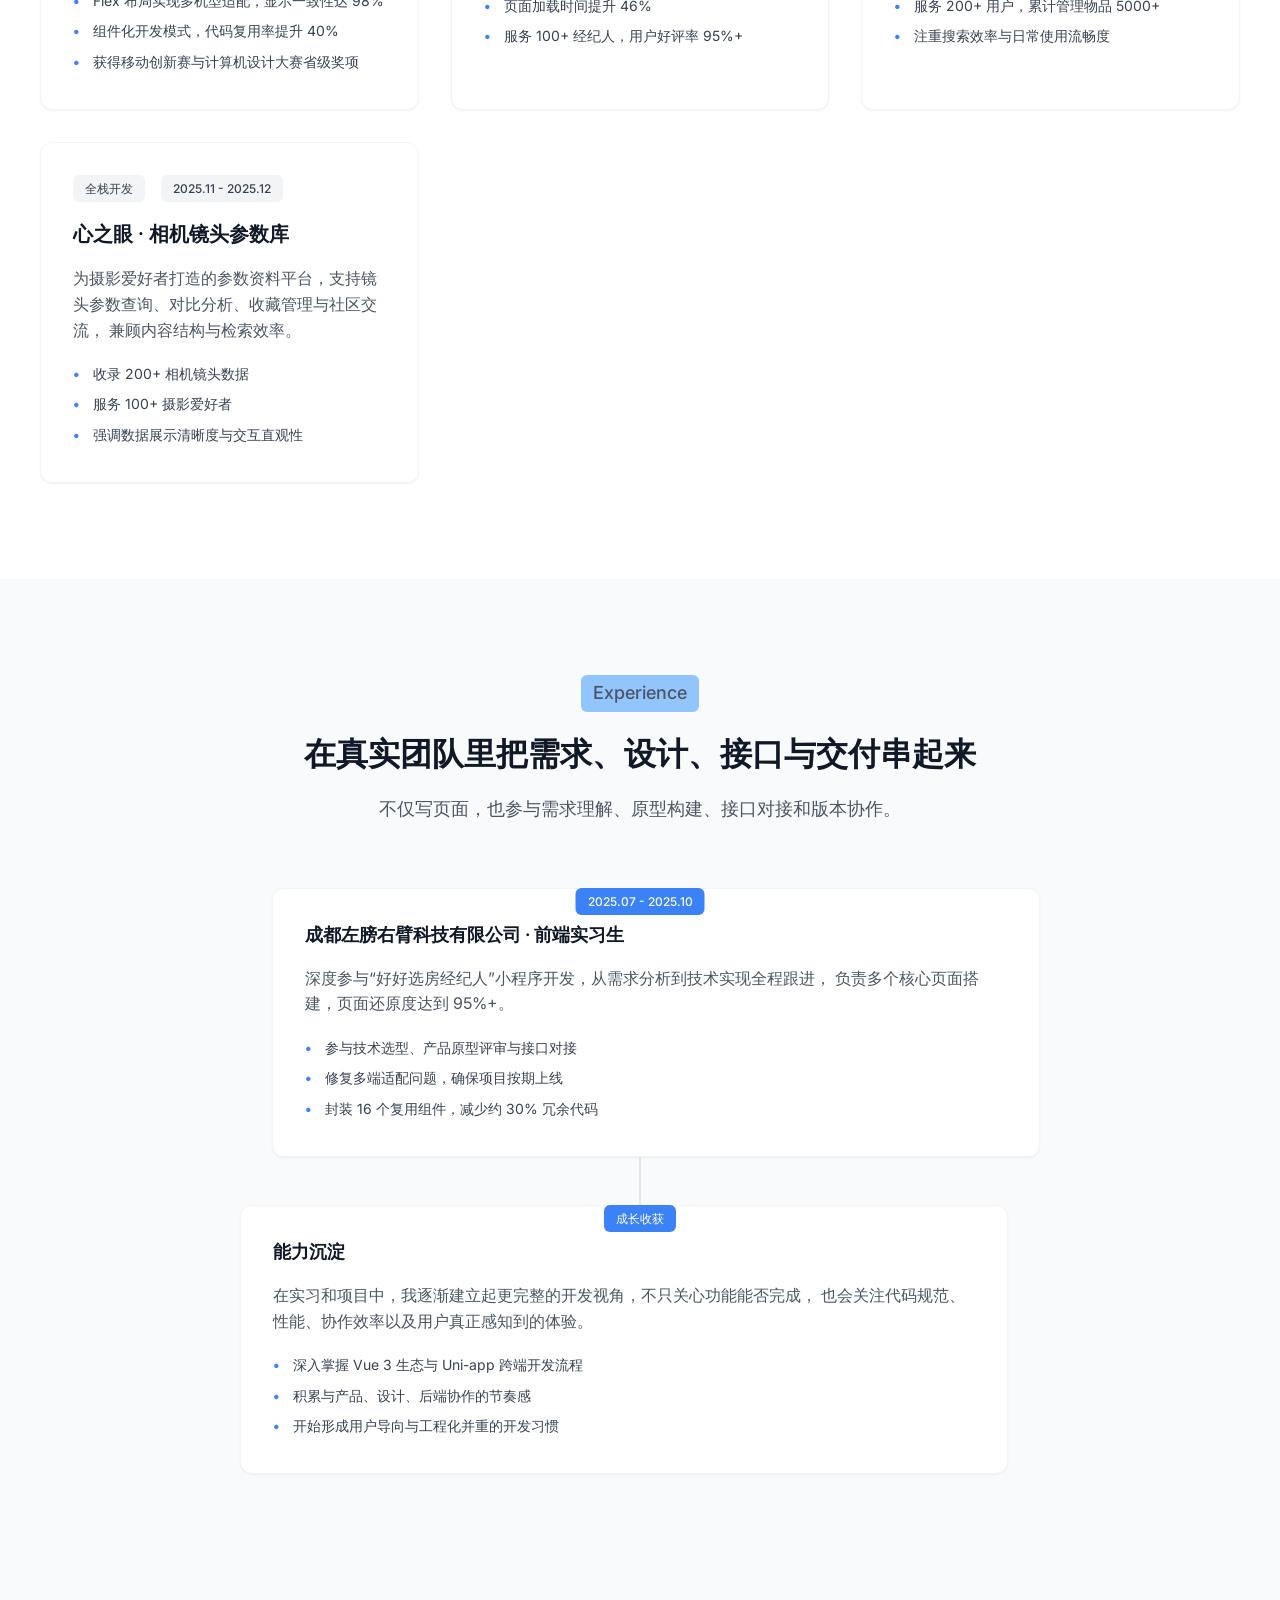
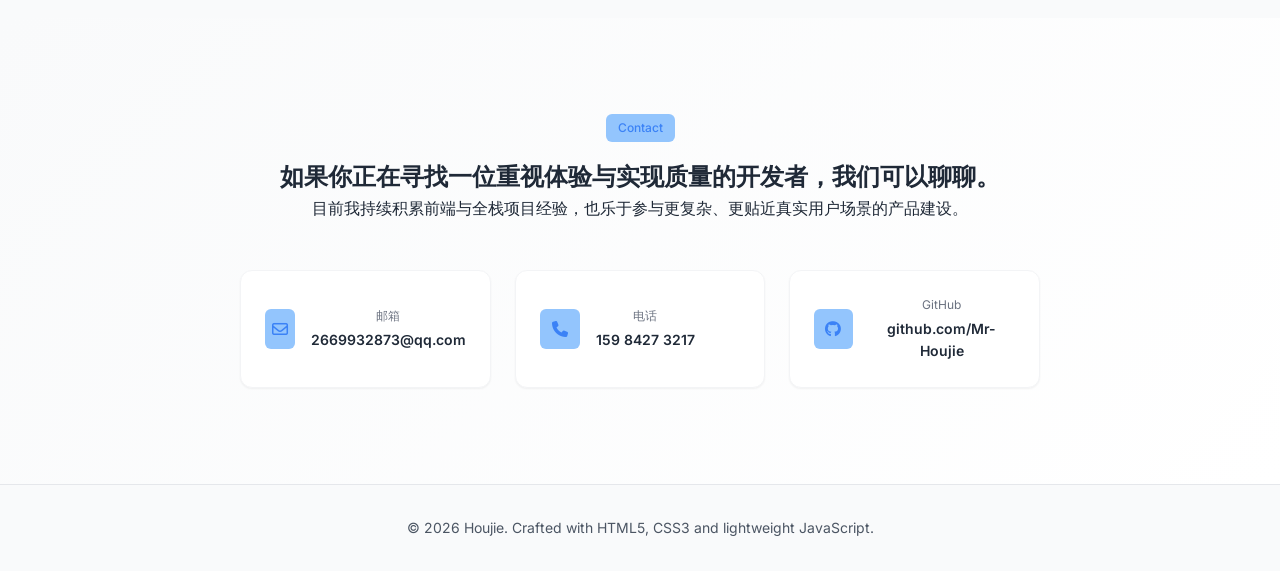
<file: index.minimal.html>
<!DOCTYPE html>
<html lang="zh-CN">
<head>
    <meta charset="UTF-8">
    <meta name="viewport" content="width=device-width, initial-scale=1.0">
    <title>侯杰 | 软件开发工程师</title>
    <meta
        name="description"
        content="侯杰的个人介绍网页，展示前端与全栈开发能力、项目经验、教育背景与联系方式。"
    >
    <meta
        name="keywords"
        content="侯杰,软件开发工程师,前端开发,Vue.js,Uni-app,FastAPI,Python,个人介绍,作品集"
    >
    <meta name="theme-color" content="#3b82f6">
    <link rel="preconnect" href="https://fonts.googleapis.com">
    <link rel="preconnect" href="https://fonts.gstatic.com" crossorigin>
    <link
        href="https://fonts.googleapis.com/css2?family=Inter:wght@300;400;500;600;700&display=swap"
        rel="stylesheet"
    >
    <link
        rel="stylesheet"
        href="https://cdnjs.cloudflare.com/ajax/libs/font-awesome/6.5.1/css/all.min.css"
    >
    <link rel="stylesheet" href="styles.minimal.css">
</head>
<body>
    <div class="scroll-progress" id="scroll-progress" aria-hidden="true"></div>

    <header class="hero" id="home">
        <nav class="site-nav" id="navbar">
            <a class="brand" href="#home" aria-label="返回顶部">
                <span class="brand-mark">HJ</span>
                <span class="brand-copy">
                    <strong>侯杰</strong>
                    <small>Software Developer</small>
                </span>
            </a>

            <button
                class="menu-toggle"
                id="menu-toggle"
                type="button"
                aria-expanded="false"
                aria-controls="nav-links"
                aria-label="切换导航菜单"
            >
                <span></span>
                <span></span>
                <span></span>
            </button>

            <div class="nav-links" id="nav-links">
                <a href="#about" class="nav-link">简介</a>
                <a href="#skills" class="nav-link">技能</a>
                <a href="#projects" class="nav-link">项目</a>
                <a href="#experience" class="nav-link">经历</a>
                <a href="#contact" class="nav-link">联系</a>
            </div>
        </nav>

        <div class="hero-content section-shell">
            <section class="hero-copy reveal">
                <p class="eyebrow">成都 / 软件开发工程师 / Frontend + Full Stack</p>
                <h1>把体验、工程质量与真实业务落到同一张页面上。</h1>
                <p class="hero-summary">
                    我是侯杰，专注于前端开发与全栈项目实践，擅长使用 Vue.js、Uni-app
                    构建现代化应用，也能基于 FastAPI 与 Python 完成完整的数据与接口联动。
                    我重视代码质量、性能优化和用户体验，希望把每一次开发都做成既可靠又好用的产品。
                </p>

                <div class="hero-actions">
                    <a href="#contact" class="button button-primary">
                        <i class="fa-solid fa-paper-plane"></i>
                        联系我
                    </a>
                    <a href="#projects" class="button button-secondary">
                        <i class="fa-solid fa-layer-group"></i>
                        查看项目
                    </a>
                </div>

                <ul class="contact-strip" aria-label="快捷联系方式">
                    <li>
                        <a href="mailto:2669932873@qq.com">
                            <i class="fa-regular fa-envelope"></i>
                            2669932873@qq.com
                        </a>
                    </li>
                    <li>
                        <a href="tel:15984273217">
                            <i class="fa-solid fa-phone"></i>
                            159 8427 3217
                        </a>
                    </li>
                    <li>
                        <a href="https://github.com/Mr-Houjie" target="_blank" rel="noreferrer">
                            <i class="fa-brands fa-github"></i>
                            GitHub / Mr-Houjie
                        </a>
                    </li>
                </ul>

                <div class="metric-row">
                    <article class="metric-card">
                        <strong>1+ 年</strong>
                        <span>实习与项目实践</span>
                    </article>
                    <article class="metric-card">
                        <strong>46%</strong>
                        <span>页面加载优化提升</span>
                    </article>
                    <article class="metric-card">
                        <strong>5 次</strong>
                        <span>校奖学金获得经历</span>
                    </article>
                </div>
            </section>

            <aside class="profile-panel reveal">
                <div class="profile-head">
                    <img
                        src="static/images/houjie-portrait.jpg"
                        alt="侯杰头像"
                        class="profile-avatar"
                        loading="lazy"
                    >
                    <div>
                        <p class="panel-label">个人资料</p>
                        <h2>侯杰</h2>
                        <p class="profile-role">软件开发工程师</p>
                    </div>
                </div>

                <dl class="profile-list">
                    <div>
                        <dt>年龄</dt>
                        <dd>21 岁</dd>
                    </div>
                    <div>
                        <dt>位置</dt>
                        <dd>成都</dd>
                    </div>
                    <div>
                        <dt>学历</dt>
                        <dd>软件工程本科</dd>
                    </div>
                    <div>
                        <dt>学校</dt>
                        <dd>西华师范大学</dd>
                    </div>
                    <div>
                        <dt>方向</dt>
                        <dd>Vue.js / Uni-app / FastAPI</dd>
                    </div>
                    <div>
                        <dt>状态</dt>
                        <dd>持续积累项目与工程经验</dd>
                    </div>
                </dl>

                <div class="profile-tags" aria-label="技术标签">
                    <span>Vue.js</span>
                    <span>JavaScript</span>
                    <span>FastAPI</span>
                    <span>Python</span>
                    <span>响应式设计</span>
                    <span>性能优化</span>
                </div>

                <div class="social-actions">
                    <a href="https://github.com/Mr-Houjie" target="_blank" rel="noreferrer">
                        <i class="fa-brands fa-github"></i>
                        GitHub
                    </a>
                    <a href="mailto:2669932873@qq.com">
                        <i class="fa-regular fa-envelope"></i>
                        邮件联系
                    </a>
                </div>
            </aside>
        </div>

        <a class="scroll-cue" href="#about" aria-label="滚动到下一个区域">
            <span>继续浏览</span>
            <i class="fa-solid fa-arrow-down-long"></i>
        </a>
    </header>

    <main>
        <section class="content-section" id="about">
            <div class="section-shell">
                <div class="section-heading reveal">
                    <p class="section-kicker">About</p>
                    <h2>一位偏向产品感与工程感并重的开发者</h2>
                    <p>
                        我喜欢做能真正被使用的页面和系统。从界面层级、组件复用，到接口联调、加载速度和多端适配，
                        都希望把“看起来好”和“用起来稳”一起做出来。
                    </p>
                </div>

                <div class="overview-grid">
                    <article class="glass-card reveal">
                        <p class="card-eyebrow">个人概览</p>
                        <h3>现代前端为主，全栈能力持续补强</h3>
                        <p>
                            熟悉 HTML5、CSS3、JavaScript、Vue.js 3、Uni-app，能够独立完成页面搭建、
                            组件封装、数据联动与跨端适配。
                        </p>
                    </article>

                    <article class="glass-card reveal">
                        <p class="card-eyebrow">教育背景</p>
                        <h3>西华师范大学 · 软件工程</h3>
                        <p>2022 - 2026，本科在读。数据结构、数据库系统原理、Web 前端设计等核心课程成绩稳定。</p>
                    </article>

                    <article class="glass-card reveal">
                        <p class="card-eyebrow">荣誉与证书</p>
                        <h3>竞赛成果和持续学习并行</h3>
                        <p>
                            CET-4、计算机设计大赛省三等奖、移动创新赛省三等奖、校奖学金 5 次、三好学生。
                        </p>
                    </article>

                    <article class="glass-card reveal">
                        <p class="card-eyebrow">开发偏好</p>
                        <h3>先建立结构，再打磨体验</h3>
                        <p>
                            重视信息层次、交互反馈、页面性能和团队协作流程，习惯从需求分析到实现细节全程跟进。
                        </p>
                    </article>
                </div>
            </div>
        </section>

        <section class="content-section section-tinted" id="skills">
            <div class="section-shell">
                <div class="section-heading reveal">
                    <p class="section-kicker">Skills</p>
                    <h2>技术栈覆盖前端实现、工程协作与基础后端开发</h2>
                    <p>核心优势集中在现代 Web 页面构建、跨端项目实践、性能优化与接口联调。</p>
                </div>

                <div class="skills-grid">
                    <article class="skill-panel reveal">
                        <div class="panel-title">
                            <i class="fa-solid fa-code"></i>
                            <div>
                                <h3>开发技术栈</h3>
                                <p>偏向高频落地能力</p>
                            </div>
                        </div>

                        <div class="skill-meter">
                            <div class="skill-header">
                                <span>HTML5 / CSS3</span>
                                <strong>95%</strong>
                            </div>
                            <div class="skill-track"><span data-progress="95"></span></div>
                        </div>
                        <div class="skill-meter">
                            <div class="skill-header">
                                <span>JavaScript</span>
                                <strong>90%</strong>
                            </div>
                            <div class="skill-track"><span data-progress="90"></span></div>
                        </div>
                        <div class="skill-meter">
                            <div class="skill-header">
                                <span>Vue.js 3</span>
                                <strong>88%</strong>
                            </div>
                            <div class="skill-track"><span data-progress="88"></span></div>
                        </div>
                        <div class="skill-meter">
                            <div class="skill-header">
                                <span>Uni-app</span>
                                <strong>85%</strong>
                            </div>
                            <div class="skill-track"><span data-progress="85"></span></div>
                        </div>
                        <div class="skill-meter">
                            <div class="skill-header">
                                <span>Python / FastAPI</span>
                                <strong>82%</strong>
                            </div>
                            <div class="skill-track"><span data-progress="82"></span></div>
                        </div>
                    </article>

                    <article class="skill-panel reveal">
                        <div class="panel-title">
                            <i class="fa-solid fa-screwdriver-wrench"></i>
                            <div>
                                <h3>工程与协作能力</h3>
                                <p>偏向真实项目过程</p>
                            </div>
                        </div>

                        <ul class="capability-list">
                            <li>
                                <strong>响应式设计</strong>
                                <span>重视不同尺寸下的视觉稳定性与布局逻辑。</span>
                            </li>
                            <li>
                                <strong>组件封装</strong>
                                <span>封装 16 个复用组件，帮助项目减少冗余代码与重复开发。</span>
                            </li>
                            <li>
                                <strong>性能优化</strong>
                                <span>在小程序项目中将主包体积减少 43%，页面加载时间提升 46%。</span>
                            </li>
                            <li>
                                <strong>版本协作</strong>
                                <span>熟悉 Git 工作流，能够与产品、后端、设计协同推进需求落地。</span>
                            </li>
                        </ul>
                    </article>

                    <article class="spotlight-panel reveal">
                        <p class="card-eyebrow">Why Me</p>
                        <h3>更关注页面完成度，也在意交付之后的真实使用感受</h3>
                        <p>
                            我在项目中会兼顾视觉还原、交互细节、接口状态、加载效率和维护性，
                            不把页面停留在“做出来”，而是希望它“能长期好用”。
                        </p>
                        <div class="spotlight-tags">
                            <span>用户体验</span>
                            <span>工程化实践</span>
                            <span>多端适配</span>
                            <span>接口联调</span>
                        </div>
                    </article>
                </div>
            </div>
        </section>

        <section class="content-section" id="projects">
            <div class="section-shell">
                <div class="section-heading reveal">
                    <p class="section-kicker">Projects</p>
                    <h2>项目实践覆盖小程序、B 端移动平台与全栈 Web 应用</h2>
                    <p>每个项目都尽量把业务目标、体验设计和技术实现串起来，而不是只完成单点功能。</p>
                </div>

                <div class="project-grid">
                    <article class="project-card reveal">
                        <div class="project-meta">
                            <span>全栈开发</span>
                            <span>2025.02 - 2025.06</span>
                        </div>
                        <h3>宠爱家微信小程序</h3>
                        <p>
                            面向宠物服务场景的综合平台，整合今日待办、宠物商场、社区交流和健康管理模块。
                            深度应用微信云开发架构，提升组件复用率与多机型适配一致性。
                        </p>
                        <ul>
                            <li>Flex 布局实现多机型适配，显示一致性达 98%</li>
                            <li>组件化开发模式，代码复用率提升 40%</li>
                            <li>获得移动创新赛与计算机设计大赛省级奖项</li>
                        </ul>
                    </article>

                    <article class="project-card reveal">
                        <div class="project-meta">
                            <span>前端开发</span>
                            <span>2025.07 - 2025.10</span>
                        </div>
                        <h3>好好选房经纪人</h3>
                        <p>
                            面向房产经纪人的 B 端移动管理平台，提供客源管理、房源管理、数据统计与系统设置等核心功能。
                        </p>
                        <ul>
                            <li>主包体积减少 43%</li>
                            <li>页面加载时间提升 46%</li>
                            <li>服务 100+ 经纪人，用户好评率 95%+</li>
                        </ul>
                    </article>

                    <article class="project-card reveal">
                        <div class="project-meta">
                            <span>全栈开发</span>
                            <span>2025.03 - 2025.06</span>
                        </div>
                        <h3>知我记物</h3>
                        <p>
                            一款面向个人用户的物品管理平台，支持物品录入、快速检索、分类整理与保质提醒，
                            让琐碎物品也能被高效管理。
                        </p>
                        <ul>
                            <li>基于 Vue 3 与 FastAPI 构建前后端协作流程</li>
                            <li>服务 200+ 用户，累计管理物品 5000+</li>
                            <li>注重搜索效率与日常使用流畅度</li>
                        </ul>
                    </article>

                    <article class="project-card reveal">
                        <div class="project-meta">
                            <span>全栈开发</span>
                            <span>2025.11 - 2025.12</span>
                        </div>
                        <h3>心之眼 · 相机镜头参数库</h3>
                        <p>
                            为摄影爱好者打造的参数资料平台，支持镜头参数查询、对比分析、收藏管理与社区交流，
                            兼顾内容结构与检索效率。
                        </p>
                        <ul>
                            <li>收录 200+ 相机镜头数据</li>
                            <li>服务 100+ 摄影爱好者</li>
                            <li>强调数据展示清晰度与交互直观性</li>
                        </ul>
                    </article>
                </div>
            </div>
        </section>

        <section class="content-section section-tinted" id="experience">
            <div class="section-shell">
                <div class="section-heading reveal">
                    <p class="section-kicker">Experience</p>
                    <h2>在真实团队里把需求、设计、接口与交付串起来</h2>
                    <p>不仅写页面，也参与需求理解、原型构建、接口对接和版本协作。</p>
                </div>

                <div class="timeline reveal">
                    <article class="timeline-item">
                        <span class="timeline-date">2025.07 - 2025.10</span>
                        <div class="timeline-body">
                            <h3>成都左膀右臂科技有限公司 · 前端实习生</h3>
                            <p>
                                深度参与“好好选房经纪人”小程序开发，从需求分析到技术实现全程跟进，
                                负责多个核心页面搭建，页面还原度达到 95%+。
                            </p>
                            <ul>
                                <li>参与技术选型、产品原型评审与接口对接</li>
                                <li>修复多端适配问题，确保项目按期上线</li>
                                <li>封装 16 个复用组件，减少约 30% 冗余代码</li>
                            </ul>
                        </div>
                    </article>

                    <article class="timeline-item">
                        <span class="timeline-date">成长收获</span>
                        <div class="timeline-body">
                            <h3>能力沉淀</h3>
                            <p>
                                在实习和项目中，我逐渐建立起更完整的开发视角，不只关心功能能否完成，
                                也会关注代码规范、性能、协作效率以及用户真正感知到的体验。
                            </p>
                            <ul>
                                <li>深入掌握 Vue 3 生态与 Uni-app 跨端开发流程</li>
                                <li>积累与产品、设计、后端协作的节奏感</li>
                                <li>开始形成用户导向与工程化并重的开发习惯</li>
                            </ul>
                        </div>
                    </article>
                </div>
            </div>
        </section>

        <section class="content-section contact-section" id="contact">
            <div class="section-shell">
                <div class="contact-panel reveal">
                    <div class="contact-copy">
                        <p class="section-kicker">Contact</p>
                        <h2>如果你正在寻找一位重视体验与实现质量的开发者，我们可以聊聊。</h2>
                        <p>
                            目前我持续积累前端与全栈项目经验，也乐于参与更复杂、更贴近真实用户场景的产品建设。
                        </p>
                    </div>

                    <div class="contact-grid">
                        <a class="contact-card" href="mailto:2669932873@qq.com">
                            <i class="fa-regular fa-envelope"></i>
                            <div>
                                <span>邮箱</span>
                                <strong>2669932873@qq.com</strong>
                            </div>
                        </a>
                        <a class="contact-card" href="tel:15984273217">
                            <i class="fa-solid fa-phone"></i>
                            <div>
                                <span>电话</span>
                                <strong>159 8427 3217</strong>
                            </div>
                        </a>
                        <a
                            class="contact-card"
                            href="https://github.com/Mr-Houjie"
                            target="_blank"
                            rel="noreferrer"
                        >
                            <i class="fa-brands fa-github"></i>
                            <div>
                                <span>GitHub</span>
                                <strong>github.com/Mr-Houjie</strong>
                            </div>
                        </a>
                    </div>
                </div>
            </div>
        </section>
    </main>

    <footer class="site-footer">
        <p>© 2026 Houjie. Crafted with HTML5, CSS3 and lightweight JavaScript.</p>
    </footer>

    <button class="back-to-top" id="back-to-top" type="button" aria-label="返回顶部">
        <i class="fa-solid fa-arrow-up"></i>
    </button>

    <script src="script.minimal.js"></script>
</body>
</html>
</file>
<file: styles.css>
:root {
    --color-primary: #1a73e8;
    --color-text: #1a1a1a;
    --color-text-light: #5f6368;
    --color-accent: #1a73e8;
    --color-accent-hover: #1557b0;
    --color-white: #ffffff;
    --color-bg: #f1f3f4;
    --color-card: #ffffff;
    --color-border: #dadce0;
    --color-dark: #202124;
    --color-dark-light: #3c4043;
    --hero-from: #4a90d9;
    --hero-mid: #5ba3e0;
    --hero-to: #6bb5e7;
    --radius-sm: 8px;
    --radius-md: 12px;
    --radius-lg: 20px;
    --radius-xl: 28px;
    --shadow-sm: 0 1px 3px rgba(0, 0, 0, 0.06);
    --shadow-md: 0 4px 16px rgba(0, 0, 0, 0.08);
    --shadow-lg: 0 8px 32px rgba(0, 0, 0, 0.12);
    --shadow-xl: 0 16px 48px rgba(0, 0, 0, 0.15);
    --font-sans: 'Inter', -apple-system, BlinkMacSystemFont, sans-serif;
    --transition: 0.3s cubic-bezier(0.4, 0, 0.2, 1);
}

* {
    margin: 0;
    padding: 0;
    box-sizing: border-box;
}

html {
    scroll-behavior: smooth;
    scroll-padding-top: 80px;
}

body {
    font-family: var(--font-sans);
    color: var(--color-text);
    background: var(--color-white);
    line-height: 1.6;
    overflow-x: hidden;
    -webkit-font-smoothing: antialiased;
}

/* Page Loader */
.page-loader {
    position: fixed;
    inset: 0;
    background: linear-gradient(135deg, var(--hero-from), var(--hero-mid));
    z-index: 10000;
    display: flex;
    align-items: center;
    justify-content: center;
    transition: opacity 0.5s ease, visibility 0.5s ease;
}

.page-loader.hidden {
    opacity: 0;
    visibility: hidden;
}

.loader-spinner {
    width: 40px;
    height: 40px;
    border: 3px solid rgba(255, 255, 255, 0.25);
    border-top-color: var(--color-white);
    border-radius: 50%;
    animation: spin 0.8s linear infinite;
}

@keyframes spin {
    to { transform: rotate(360deg); }
}

/* Navigation */
.main-nav {
    position: fixed;
    top: 0;
    left: 0;
    right: 0;
    z-index: 1000;
    padding: 0 24px;
    transition: var(--transition);
}

.main-nav.scrolled {
    background: rgba(255, 255, 255, 0.95);
    backdrop-filter: blur(20px);
    -webkit-backdrop-filter: blur(20px);
    box-shadow: 0 1px 20px rgba(0, 0, 0, 0.08);
}

.nav-container {
    max-width: 1280px;
    margin: 0 auto;
    display: flex;
    align-items: center;
    justify-content: space-between;
    height: 72px;
}

.nav-logo {
    display: flex;
    align-items: center;
    gap: 10px;
    text-decoration: none;
    color: var(--color-white);
    font-weight: 700;
    font-size: 1.1rem;
    transition: var(--transition);
}

.main-nav.scrolled .nav-logo {
    color: var(--color-text);
}

.logo-mark {
    width: 36px;
    height: 36px;
    background: var(--color-white);
    color: var(--hero-from);
    border-radius: 10px;
    display: flex;
    align-items: center;
    justify-content: center;
    font-weight: 800;
    font-size: 0.85rem;
    letter-spacing: -0.5px;
}

.nav-menu {
    display: flex;
    align-items: center;
    gap: 8px;
}

.nav-link {
    padding: 8px 16px;
    color: rgba(255, 255, 255, 0.8);
    text-decoration: none;
    font-size: 0.9rem;
    font-weight: 500;
    border-radius: var(--radius-sm);
    transition: var(--transition);
}

.nav-link:hover,
.nav-link.active {
    color: var(--color-white);
    background: rgba(255, 255, 255, 0.1);
}

.main-nav.scrolled .nav-link {
    color: var(--color-text-light);
}

.main-nav.scrolled .nav-link:hover,
.main-nav.scrolled .nav-link.active {
    color: var(--color-text);
    background: var(--color-bg);
}

.nav-actions {
    display: flex;
    align-items: center;
    gap: 16px;
}

.nav-cta {
    padding: 10px 24px;
    background: var(--color-white);
    color: var(--color-dark);
    text-decoration: none;
    font-size: 0.85rem;
    font-weight: 600;
    border-radius: 24px;
    transition: var(--transition);
    display: flex;
    align-items: center;
    gap: 8px;
}

.nav-cta:hover {
    background: #f1f3f4;
    transform: translateY(-1px);
}

.nav-toggle {
    display: none;
    flex-direction: column;
    gap: 5px;
    background: none;
    border: none;
    cursor: pointer;
    padding: 8px;
}

.nav-toggle span {
    width: 22px;
    height: 2px;
    background: var(--color-white);
    border-radius: 2px;
    transition: var(--transition);
}

.main-nav.scrolled .nav-toggle span {
    background: var(--color-text);
}

/* Hero Section */
.hero {
    position: relative;
    min-height: 100vh;
    display: flex;
    align-items: center;
    overflow: hidden;
    background: linear-gradient(135deg, var(--hero-from) 0%, var(--hero-mid) 50%, var(--hero-to) 100%);
}

.hero-bg {
    position: absolute;
    inset: 0;
    background:
        radial-gradient(ellipse at 70% 40%, rgba(255, 255, 255, 0.12) 0%, transparent 55%),
        radial-gradient(ellipse at 20% 80%, rgba(255, 255, 255, 0.08) 0%, transparent 45%);
    z-index: 1;
}

.hero-gradient {
    position: absolute;
    bottom: 0;
    left: 0;
    right: 0;
    height: 200px;
    background: linear-gradient(to top, var(--color-white), transparent);
    z-index: 2;
}

.hero-content {
    position: relative;
    z-index: 3;
    max-width: 1280px;
    margin: 0 auto;
    padding: 120px 24px 80px;
    display: grid;
    grid-template-columns: 1fr 1fr;
    gap: 60px;
    align-items: center;
    width: 100%;
}

.hero-left {
    max-width: 580px;
}

.hero-eyebrow {
    display: inline-flex;
    align-items: center;
    gap: 8px;
    color: rgba(255, 255, 255, 0.7);
    font-size: 0.85rem;
    font-weight: 500;
    margin-bottom: 20px;
    text-transform: uppercase;
    letter-spacing: 1px;
}

.eyebrow-dot {
    width: 8px;
    height: 8px;
    background: #22c55e;
    border-radius: 50%;
    animation: pulse-dot 2s ease-in-out infinite;
}

@keyframes pulse-dot {
    0%, 100% { opacity: 1; }
    50% { opacity: 0.4; }
}

.hero-title {
    font-size: clamp(2.5rem, 5vw, 4rem);
    font-weight: 800;
    color: var(--color-white);
    line-height: 1.1;
    margin-bottom: 24px;
    letter-spacing: -1.5px;
}

.title-accent {
    background: linear-gradient(135deg, #ffffff, #e8f0fe);
    -webkit-background-clip: text;
    -webkit-text-fill-color: transparent;
    background-clip: text;
}

.hero-description {
    font-size: 1.1rem;
    color: rgba(255, 255, 255, 0.7);
    line-height: 1.7;
    margin-bottom: 32px;
    max-width: 480px;
}

.hero-actions {
    display: flex;
    gap: 12px;
    margin-bottom: 48px;
    flex-wrap: wrap;
}

.btn {
    display: inline-flex;
    align-items: center;
    gap: 8px;
    padding: 14px 28px;
    font-size: 0.95rem;
    font-weight: 600;
    border-radius: var(--radius-md);
    text-decoration: none;
    transition: var(--transition);
    cursor: pointer;
    border: none;
    font-family: inherit;
}

.btn-primary {
    background: var(--color-dark);
    color: var(--color-white);
}

.btn-primary:hover {
    background: var(--color-dark-light);
    transform: translateY(-2px);
    box-shadow: 0 8px 24px rgba(0, 0, 0, 0.2);
}

.btn-ghost {
    background: rgba(255, 255, 255, 0.1);
    color: var(--color-white);
    border: 1px solid rgba(255, 255, 255, 0.2);
}

.btn-ghost:hover {
    background: rgba(255, 255, 255, 0.15);
    border-color: rgba(255, 255, 255, 0.3);
}

.hero-stats {
    display: flex;
    align-items: center;
    gap: 24px;
}

.stat {
    display: flex;
    flex-direction: column;
}

.stat-number {
    font-size: 1.5rem;
    font-weight: 800;
    color: var(--color-white);
    letter-spacing: -0.5px;
}

.stat-label {
    font-size: 0.8rem;
    color: rgba(255, 255, 255, 0.5);
    font-weight: 500;
}

.stat-divider {
    width: 1px;
    height: 40px;
    background: rgba(255, 255, 255, 0.15);
}

/* Hero Right - Profile */
.hero-right {
    display: flex;
    justify-content: center;
    align-items: center;
    position: relative;
}

.profile-frame {
    position: relative;
    width: 420px;
    height: 500px;
}

.profile-image-wrapper {
    position: relative;
    width: 100%;
    height: 100%;
    border-radius: var(--radius-xl);
    overflow: hidden;
}

.profile-image {
    width: 100%;
    height: 100%;
    object-fit: cover;
    object-position: center top;
    display: block;
}

/* Floating Cards */
.floating-card {
    position: absolute;
    background: var(--color-white);
    border-radius: var(--radius-md);
    padding: 14px 18px;
    display: flex;
    align-items: center;
    gap: 12px;
    box-shadow: var(--shadow-lg);
    animation: float 6s ease-in-out infinite;
    z-index: 10;
}

.card-salary {
    top: 30px;
    left: -60px;
    animation-delay: 0s;
}

.card-skills {
    bottom: 100px;
    left: -80px;
    animation-delay: -2s;
}

.card-location {
    bottom: 30px;
    right: -40px;
    animation-delay: -4s;
}

@keyframes float {
    0%, 100% { transform: translateY(0); }
    50% { transform: translateY(-10px); }
}

.card-icon {
    width: 40px;
    height: 40px;
    border-radius: 10px;
    display: flex;
    align-items: center;
    justify-content: center;
    font-size: 1rem;
    flex-shrink: 0;
}

.salary-icon {
    background: #e3f2fd;
    color: #1565c0;
}

.skills-icon {
    background: #e8f5e9;
    color: #2e7d32;
}

.location-icon {
    background: #fff3e0;
    color: #e65100;
}

.card-info {
    display: flex;
    flex-direction: column;
}

.card-label {
    font-size: 0.7rem;
    color: var(--color-text-light);
    font-weight: 500;
    text-transform: uppercase;
    letter-spacing: 0.5px;
}

.card-value {
    font-size: 0.9rem;
    font-weight: 700;
    color: var(--color-text);
}

.card-badge {
    width: 24px;
    height: 24px;
    background: #e8f5e9;
    color: #2e7d32;
    border-radius: 50%;
    display: flex;
    align-items: center;
    justify-content: center;
    font-size: 0.75rem;
    margin-left: auto;
}

/* Scroll Indicator */
.scroll-indicator {
    position: absolute;
    bottom: 40px;
    left: 50%;
    transform: translateX(-50%);
    z-index: 5;
    display: flex;
    flex-direction: column;
    align-items: center;
    gap: 8px;
    color: rgba(255, 255, 255, 0.5);
    font-size: 0.75rem;
    font-weight: 500;
    text-transform: uppercase;
    letter-spacing: 1px;
}

.scroll-line {
    width: 1px;
    height: 40px;
    background: linear-gradient(to bottom, rgba(255, 255, 255, 0.5), transparent);
    animation: scroll-pulse 2s ease-in-out infinite;
}

@keyframes scroll-pulse {
    0%, 100% { opacity: 1; height: 40px; }
    50% { opacity: 0.3; height: 20px; }
}

/* Animations */
.animate-up {
    opacity: 0;
    transform: translateY(30px);
    animation: animateUp 0.8s ease forwards;
}

.animate-up:nth-child(1) { animation-delay: 0.1s; }
.animate-up:nth-child(2) { animation-delay: 0.2s; }
.animate-up:nth-child(3) { animation-delay: 0.3s; }
.animate-up:nth-child(4) { animation-delay: 0.4s; }
.animate-up:nth-child(5) { animation-delay: 0.5s; }

.animate-fade {
    opacity: 0;
    animation: animateFade 1s ease 0.5s forwards;
}

@keyframes animateUp {
    to {
        opacity: 1;
        transform: translateY(0);
    }
}

@keyframes animateFade {
    to {
        opacity: 1;
    }
}

/* Sections */
.section {
    padding: 100px 24px;
}

.section-container {
    max-width: 1280px;
    margin: 0 auto;
}

.section-header {
    text-align: center;
    margin-bottom: 64px;
    max-width: 700px;
    margin-left: auto;
    margin-right: auto;
}

.section-kicker {
    display: inline-block;
    font-size: 0.8rem;
    font-weight: 600;
    color: var(--color-accent);
    text-transform: uppercase;
    letter-spacing: 2px;
    margin-bottom: 16px;
}

.section-header h2 {
    font-size: clamp(2rem, 3.5vw, 2.8rem);
    font-weight: 800;
    color: var(--color-text);
    line-height: 1.2;
    margin-bottom: 16px;
    letter-spacing: -0.5px;
}

.section-header p {
    font-size: 1.05rem;
    color: var(--color-text-light);
    line-height: 1.7;
}

/* About Section */
.about-grid {
    display: grid;
    grid-template-columns: repeat(3, 1fr);
    gap: 24px;
}

.about-card {
    background: var(--color-card);
    border: 1px solid var(--color-border);
    border-radius: var(--radius-lg);
    padding: 32px;
    transition: var(--transition);
}

.about-card:hover {
    transform: translateY(-4px);
    box-shadow: var(--shadow-lg);
    border-color: transparent;
}

.card-icon-bg {
    width: 52px;
    height: 52px;
    background: linear-gradient(135deg, #e3f2fd, #bbdefb);
    border-radius: var(--radius-md);
    display: flex;
    align-items: center;
    justify-content: center;
    font-size: 1.3rem;
    color: var(--color-accent);
    margin-bottom: 20px;
}

.about-card h3 {
    font-size: 1.15rem;
    font-weight: 700;
    color: var(--color-text);
    margin-bottom: 8px;
}

.card-highlight {
    font-size: 0.95rem;
    font-weight: 600;
    color: var(--color-accent);
    margin-bottom: 12px;
}

.about-card > p:last-child {
    font-size: 0.9rem;
    color: var(--color-text-light);
    line-height: 1.7;
}

/* Projects Section */
.projects {
    background: var(--color-bg);
}

.projects-grid {
    display: grid;
    grid-template-columns: repeat(2, 1fr);
    gap: 24px;
}

.project-card {
    background: var(--color-card);
    border: 1px solid var(--color-border);
    border-radius: var(--radius-lg);
    padding: 32px;
    transition: var(--transition);
}

.project-card:hover {
    transform: translateY(-4px);
    box-shadow: var(--shadow-lg);
    border-color: transparent;
}

.project-header {
    display: flex;
    justify-content: space-between;
    align-items: center;
    margin-bottom: 16px;
}

.project-type {
    font-size: 0.75rem;
    font-weight: 600;
    color: var(--color-white);
    background: var(--color-accent);
    padding: 4px 12px;
    border-radius: 20px;
}

.project-date {
    font-size: 0.8rem;
    color: var(--color-text-light);
}

.project-card h3 {
    font-size: 1.2rem;
    font-weight: 700;
    color: var(--color-text);
    margin-bottom: 12px;
}

.project-card > p {
    font-size: 0.9rem;
    color: var(--color-text-light);
    line-height: 1.7;
    margin-bottom: 20px;
}

.project-metrics {
    display: flex;
    gap: 24px;
    margin-bottom: 20px;
    padding-top: 16px;
    border-top: 1px solid var(--color-border);
}

.metric {
    display: flex;
    flex-direction: column;
}

.metric-value {
    font-size: 1.25rem;
    font-weight: 800;
    color: var(--color-accent);
}

.metric-label {
    font-size: 0.75rem;
    color: var(--color-text-light);
}

.project-tags {
    display: flex;
    gap: 8px;
    flex-wrap: wrap;
}

.project-tags span {
    font-size: 0.75rem;
    font-weight: 500;
    color: var(--color-text-light);
    background: var(--color-bg);
    padding: 4px 10px;
    border-radius: 6px;
}

/* Skills Section */
.skills-layout {
    display: grid;
    grid-template-columns: 2fr 1fr;
    gap: 40px;
    align-items: start;
}

.skill-item {
    margin-bottom: 24px;
}

.skill-info {
    display: flex;
    justify-content: space-between;
    margin-bottom: 8px;
}

.skill-name {
    font-size: 0.95rem;
    font-weight: 600;
    color: var(--color-text);
}

.skill-percent {
    font-size: 0.85rem;
    font-weight: 700;
    color: var(--color-accent);
}

.skill-bar {
    height: 8px;
    background: var(--color-bg);
    border-radius: 4px;
    overflow: hidden;
}

.skill-fill {
    height: 100%;
    background: linear-gradient(90deg, var(--color-accent), #4fc3f7);
    border-radius: 4px;
    width: 0;
    transition: width 1s ease;
}

.side-card {
    background: linear-gradient(135deg, var(--hero-from), var(--color-accent));
    border-radius: var(--radius-lg);
    padding: 28px;
}

.side-card h4 {
    font-size: 1rem;
    font-weight: 700;
    color: var(--color-white);
    margin-bottom: 20px;
}

.capability-list {
    list-style: none;
}

.capability-list li {
    display: flex;
    align-items: center;
    gap: 10px;
    padding: 10px 0;
    color: rgba(255, 255, 255, 0.8);
    font-size: 0.9rem;
    border-bottom: 1px solid rgba(255, 255, 255, 0.08);
}

.capability-list li:last-child {
    border-bottom: none;
}

.capability-list i {
    color: #22c55e;
    font-size: 0.8rem;
}

/* Contact Section */
.contact {
    background: var(--color-bg);
}

.contact-wrapper {
    display: grid;
    grid-template-columns: 1fr 1fr;
    gap: 60px;
    align-items: center;
}

.contact-left h2 {
    font-size: clamp(1.8rem, 3vw, 2.2rem);
    font-weight: 800;
    color: var(--color-text);
    line-height: 1.3;
    margin: 16px 0;
    letter-spacing: -0.5px;
}

.contact-left p {
    font-size: 1rem;
    color: var(--color-text-light);
    line-height: 1.7;
}

.contact-cards {
    display: flex;
    flex-direction: column;
    gap: 12px;
}

.contact-card {
    display: flex;
    align-items: center;
    gap: 16px;
    background: var(--color-card);
    border: 1px solid var(--color-border);
    border-radius: var(--radius-md);
    padding: 20px 24px;
    text-decoration: none;
    color: var(--color-text);
    transition: var(--transition);
}

.contact-card:hover {
    border-color: var(--color-accent);
    transform: translateX(4px);
    box-shadow: var(--shadow-md);
}

.contact-card-icon {
    width: 44px;
    height: 44px;
    background: linear-gradient(135deg, #e3f2fd, #bbdefb);
    border-radius: 10px;
    display: flex;
    align-items: center;
    justify-content: center;
    font-size: 1.1rem;
    color: var(--color-accent);
    flex-shrink: 0;
}

.contact-card-info {
    display: flex;
    flex-direction: column;
    flex: 1;
}

.contact-card-info span {
    font-size: 0.75rem;
    color: var(--color-text-light);
    font-weight: 500;
}

.contact-card-info strong {
    font-size: 0.95rem;
    font-weight: 600;
}

.contact-arrow {
    color: var(--color-text-light);
    font-size: 0.85rem;
    transition: var(--transition);
}

.contact-card:hover .contact-arrow {
    color: var(--color-accent);
    transform: translate(2px, -2px);
}

/* Footer */
.footer {
    background: linear-gradient(135deg, var(--hero-from), var(--color-accent));
    padding: 40px 24px;
}

.footer-container {
    max-width: 1280px;
    margin: 0 auto;
    display: flex;
    justify-content: space-between;
    align-items: center;
}

.footer-logo {
    display: flex;
    align-items: center;
    gap: 8px;
    color: var(--color-white);
    text-decoration: none;
    font-weight: 700;
}

.footer-left p {
    color: rgba(255, 255, 255, 0.5);
    font-size: 0.85rem;
    margin-top: 4px;
}

.footer-center p {
    color: rgba(255, 255, 255, 0.4);
    font-size: 0.85rem;
}

.footer-right {
    display: flex;
    gap: 16px;
}

.footer-right a {
    width: 40px;
    height: 40px;
    background: rgba(255, 255, 255, 0.08);
    border-radius: 10px;
    display: flex;
    align-items: center;
    justify-content: center;
    color: rgba(255, 255, 255, 0.6);
    text-decoration: none;
    transition: var(--transition);
}

.footer-right a:hover {
    background: rgba(255, 255, 255, 0.25);
    color: var(--color-white);
}

/* Back to Top */
.back-to-top {
    position: fixed;
    bottom: 32px;
    right: 32px;
    width: 48px;
    height: 48px;
    background: var(--color-dark);
    color: var(--color-white);
    border: none;
    border-radius: 12px;
    cursor: pointer;
    display: flex;
    align-items: center;
    justify-content: center;
    font-size: 1rem;
    opacity: 0;
    visibility: hidden;
    transform: translateY(10px);
    transition: var(--transition);
    z-index: 100;
    box-shadow: var(--shadow-md);
}

.back-to-top.visible {
    opacity: 1;
    visibility: visible;
    transform: translateY(0);
}

.back-to-top:hover {
    background: var(--color-dark-light);
    transform: translateY(-2px);
}

/* Reveal Animation */
.reveal {
    opacity: 0;
    transform: translateY(30px);
    transition: opacity 0.6s ease, transform 0.6s ease;
}

.reveal.visible {
    opacity: 1;
    transform: translateY(0);
}

/* Responsive */
@media (max-width: 1024px) {
    .hero-content {
        grid-template-columns: 1fr;
        text-align: center;
        gap: 40px;
    }

    .hero-left {
        max-width: 100%;
        display: flex;
        flex-direction: column;
        align-items: center;
    }

    .hero-description {
        max-width: 500px;
    }

    .hero-actions {
        justify-content: center;
    }

    .hero-stats {
        justify-content: center;
    }

    .profile-frame {
        width: 320px;
        height: 400px;
    }

    .card-salary {
        left: -30px;
    }

    .card-skills {
        left: -40px;
    }

    .card-location {
        right: -20px;
    }

    .about-grid {
        grid-template-columns: 1fr;
    }

    .projects-grid {
        grid-template-columns: 1fr;
    }

    .skills-layout {
        grid-template-columns: 1fr;
    }

    .contact-wrapper {
        grid-template-columns: 1fr;
        gap: 40px;
    }
}

@media (max-width: 768px) {
    .nav-menu {
        display: none;
        position: fixed;
        top: 72px;
        left: 0;
        right: 0;
        bottom: 0;
        background: var(--color-white);
        flex-direction: column;
        padding: 24px;
        gap: 4px;
    }

    .nav-menu.open {
        display: flex;
    }

    .nav-link {
        color: var(--color-text);
        font-size: 1.1rem;
        padding: 14px 16px;
    }

    .nav-link:hover,
    .nav-link.active {
        background: var(--color-bg);
        color: var(--color-accent);
    }

    .nav-toggle {
        display: flex;
    }

    .nav-cta {
        display: none;
    }

    .hero {
        min-height: auto;
        padding: 100px 0 0;
    }

    .hero-content {
        padding: 40px 20px 100px;
    }

    .profile-frame {
        width: 280px;
        height: 350px;
    }

    .floating-card {
        padding: 10px 14px;
        gap: 8px;
    }

    .card-icon {
        width: 32px;
        height: 32px;
        font-size: 0.85rem;
    }

    .card-label {
        font-size: 0.6rem;
    }

    .card-value {
        font-size: 0.8rem;
    }

    .card-salary {
        top: 10px;
        left: -10px;
    }

    .card-skills {
        bottom: 80px;
        left: -20px;
    }

    .card-location {
        bottom: 10px;
        right: -10px;
    }

    .hero-stats {
        flex-direction: column;
        gap: 16px;
    }

    .stat-divider {
        width: 40px;
        height: 1px;
    }

    .scroll-indicator {
        display: none;
    }

    .section {
        padding: 60px 20px;
    }

    .footer-container {
        flex-direction: column;
        gap: 16px;
        text-align: center;
    }
}
</file>
<file: styles.creative.css>
/* 创意现代风格样式 */

:root {
  --primary: #6366f1;
  --primary-dark: #4f46e5;
  --accent: #ec4899;
  --bg-dark: #0f172a;
  --bg-darker: #020617;
  --card-bg: #1e293b;
  --text-light: #f8fafc;
  --text-muted: #94a3b8;
  --border-color: #334155;
  --glow-color: rgba(99, 102, 241, 0.4);
  --shadow-lg: 0 25px 50px -12px rgba(0, 0, 0, 0.5);
  --radius-xl: 1.5rem;
  --radius-lg: 1rem;
  --radius-md: 0.75rem;
  --transition: all 0.4s cubic-bezier(0.4, 0, 0.2, 1);
}

* {
  margin: 0;
  padding: 0;
  box-sizing: border-box;
}

html {
  scroll-behavior: smooth;
}

body {
  font-family: 'Space Grotesk', 'Inter', -apple-system, BlinkMacSystemFont, sans-serif;
  line-height: 1.6;
  color: var(--text-light);
  background: var(--bg-darker);
  overflow-x: hidden;
  position: relative;
}

/* 动态背景效果 */
body::before {
  content: '';
  position: fixed;
  top: 0;
  left: 0;
  width: 100%;
  height: 100%;
  background: 
    radial-gradient(ellipse at 20% 20%, rgba(99, 102, 241, 0.15) 0%, transparent 50%),
    radial-gradient(ellipse at 80% 80%, rgba(236, 72, 153, 0.1) 0%, transparent 50%);
  pointer-events: none;
  z-index: 0;
}

/* 滚动进度条 */
.scroll-progress {
  position: fixed;
  top: 0;
  left: 0;
  height: 3px;
  background: linear-gradient(90deg, var(--primary), var(--accent));
  z-index: 1000;
  width: 0%;
  transition: width 0.1s ease;
}

/* 导航栏 */
.site-nav {
  position: fixed;
  top: 0;
  left: 0;
  right: 0;
  z-index: 999;
  display: flex;
  align-items: center;
  justify-content: space-between;
  padding: 1.5rem 3rem;
  background: transparent;
  transition: var(--transition);
}

.site-nav.scrolled {
  background: rgba(15, 23, 42, 0.9);
  backdrop-filter: blur(20px);
  padding: 1rem 3rem;
  border-bottom: 1px solid var(--border-color);
}

.brand {
  display: flex;
  align-items: center;
  gap: 1rem;
  text-decoration: none;
  color: var(--text-light);
  font-weight: 700;
  position: relative;
  z-index: 1;
}

.brand-mark {
  display: flex;
  align-items: center;
  justify-content: center;
  width: 3rem;
  height: 3rem;
  background: linear-gradient(135deg, var(--primary), var(--accent));
  color: white;
  border-radius: var(--radius-md);
  font-weight: 800;
  font-size: 1.125rem;
  box-shadow: 0 0 30px var(--glow-color);
  animation: pulse 3s ease-in-out infinite;
}

@keyframes pulse {
  0%, 100% { box-shadow: 0 0 30px var(--glow-color); }
  50% { box-shadow: 0 0 50px var(--glow-color); }
}

.brand-copy strong {
  display: block;
  font-size: 1.125rem;
  font-weight: 700;
  letter-spacing: -0.02em;
}

.brand-copy small {
  display: block;
  font-size: 0.75rem;
  color: var(--text-muted);
  font-weight: 400;
}

.menu-toggle {
  display: none;
  flex-direction: column;
  gap: 0.4rem;
  background: none;
  border: none;
  cursor: pointer;
  padding: 0.5rem;
  z-index: 1001;
}

.menu-toggle span {
  display: block;
  width: 1.75rem;
  height: 2px;
  background: var(--text-light);
  transition: var(--transition);
}

.nav-links {
  display: flex;
  gap: 2.5rem;
  position: relative;
  z-index: 1;
}

.nav-link {
  text-decoration: none;
  color: var(--text-muted);
  font-weight: 500;
  font-size: 0.9rem;
  transition: var(--transition);
  position: relative;
  letter-spacing: 0.02em;
}

.nav-link:hover,
.nav-link.active {
  color: var(--text-light);
}

.nav-link::after {
  content: '';
  position: absolute;
  bottom: -0.5rem;
  left: 0;
  width: 0;
  height: 2px;
  background: linear-gradient(90deg, var(--primary), var(--accent));
  transition: var(--transition);
}

.nav-link:hover::after,
.nav-link.active::after {
  width: 100%;
}

/* 英雄区域 */
.hero {
  position: relative;
  min-height: 100vh;
  display: flex;
  align-items: center;
  padding: 10rem 3rem 4rem;
  background: linear-gradient(180deg, var(--bg-darker) 0%, var(--bg-dark) 100%);
  z-index: 1;
}

.hero-content {
  max-width: 1400px;
  margin: 0 auto;
  display: grid;
  grid-template-columns: 1.5fr 1fr;
  gap: 6rem;
  align-items: center;
  width: 100%;
}

.hero-copy {
  position: relative;
}

.eyebrow {
  display: inline-flex;
  align-items: center;
  gap: 0.75rem;
  background: rgba(99, 102, 241, 0.1);
  border: 1px solid rgba(99, 102, 241, 0.3);
  color: var(--primary-light);
  padding: 0.5rem 1rem;
  border-radius: 9999px;
  font-size: 0.8rem;
  font-weight: 500;
  margin-bottom: 2rem;
  letter-spacing: 0.05em;
  text-transform: uppercase;
}

.hero-copy h1 {
  font-size: clamp(2.5rem, 6vw, 4.5rem);
  font-weight: 700;
  line-height: 1.1;
  margin-bottom: 2rem;
  background: linear-gradient(135deg, var(--text-light) 0%, var(--text-muted) 100%);
  -webkit-background-clip: text;
  -webkit-text-fill-color: transparent;
  background-clip: text;
  letter-spacing: -0.03em;
}

.hero-summary {
  font-size: 1.125rem;
  color: var(--text-muted);
  margin-bottom: 2.5rem;
  line-height: 1.8;
  max-width: 600px;
}

.hero-actions {
  display: flex;
  gap: 1rem;
  margin-bottom: 3rem;
}

.button {
  display: inline-flex;
  align-items: center;
  gap: 0.75rem;
  padding: 1rem 2rem;
  border-radius: var(--radius-md);
  font-weight: 600;
  font-size: 0.95rem;
  text-decoration: none;
  transition: var(--transition);
  border: none;
  cursor: pointer;
  position: relative;
  overflow: hidden;
}

.button-primary {
  background: linear-gradient(135deg, var(--primary), var(--primary-dark));
  color: white;
  box-shadow: 0 10px 30px -10px var(--glow-color);
}

.button-primary:hover {
  transform: translateY(-4px);
  box-shadow: 0 20px 40px -15px var(--glow-color);
}

.button-secondary {
  background: rgba(255, 255, 255, 0.05);
  color: var(--text-light);
  border: 1px solid var(--border-color);
}

.button-secondary:hover {
  background: rgba(255, 255, 255, 0.1);
  border-color: var(--primary);
  transform: translateY(-4px);
}

.contact-strip {
  list-style: none;
  margin-bottom: 3rem;
  display: flex;
  flex-wrap: wrap;
  gap: 1.5rem;
}

.contact-strip a {
  display: flex;
  align-items: center;
  gap: 0.75rem;
  color: var(--text-muted);
  text-decoration: none;
  transition: var(--transition);
  font-size: 0.9rem;
}

.contact-strip a:hover {
  color: var(--text-light);
}

.contact-strip i {
  color: var(--primary);
  font-size: 1rem;
}

.metric-row {
  display: grid;
  grid-template-columns: repeat(3, 1fr);
  gap: 1.5rem;
  max-width: 500px;
}

.metric-card {
  padding: 1.5rem;
  background: linear-gradient(135deg, rgba(99, 102, 241, 0.1) 0%, rgba(236, 72, 153, 0.05) 100%);
  border: 1px solid var(--border-color);
  border-radius: var(--radius-lg);
  text-align: center;
  transition: var(--transition);
  position: relative;
  overflow: hidden;
}

.metric-card::before {
  content: '';
  position: absolute;
  top: 0;
  left: 0;
  right: 0;
  height: 2px;
  background: linear-gradient(90deg, var(--primary), var(--accent));
  opacity: 0;
  transition: var(--transition);
}

.metric-card:hover {
  transform: translateY(-8px);
  border-color: var(--primary);
  background: linear-gradient(135deg, rgba(99, 102, 241, 0.15) 0%, rgba(236, 72, 153, 0.1) 100%);
}

.metric-card:hover::before {
  opacity: 1;
}

.metric-card strong {
  display: block;
  font-size: 2rem;
  font-weight: 800;
  background: linear-gradient(135deg, var(--primary), var(--accent));
  -webkit-background-clip: text;
  -webkit-text-fill-color: transparent;
  background-clip: text;
  margin-bottom: 0.25rem;
}

.metric-card span {
  font-size: 0.8rem;
  color: var(--text-muted);
  text-transform: uppercase;
  letter-spacing: 0.05em;
}

/* 个人资料面板 */
.profile-panel {
  background: linear-gradient(135deg, var(--card-bg) 0%, rgba(30, 41, 59, 0.8) 100%);
  border-radius: var(--radius-xl);
  padding: 2.5rem;
  border: 1px solid var(--border-color);
  position: relative;
  box-shadow: var(--shadow-lg);
}

.profile-panel::before {
  content: '';
  position: absolute;
  top: 0;
  left: 0;
  right: 0;
  height: 3px;
  background: linear-gradient(90deg, var(--primary), var(--accent));
}

.profile-head {
  display: flex;
  align-items: center;
  gap: 1.25rem;
  margin-bottom: 2rem;
  padding-bottom: 2rem;
  border-bottom: 1px solid var(--border-color);
}

.profile-avatar {
  width: 5rem;
  height: 5rem;
  border-radius: 50%;
  object-fit: cover;
  border: 3px solid transparent;
  background: linear-gradient(var(--card-bg), var(--card-bg)) padding-box,
              linear-gradient(135deg, var(--primary), var(--accent)) border-box;
}

.panel-label {
  font-size: 0.7rem;
  color: var(--text-muted);
  font-weight: 500;
  margin-bottom: 0.25rem;
  text-transform: uppercase;
  letter-spacing: 0.1em;
}

.profile-panel h2 {
  font-size: 1.5rem;
  font-weight: 700;
  margin-bottom: 0.25rem;
  color: var(--text-light);
}

.profile-role {
  font-size: 0.9rem;
  color: var(--primary);
  font-weight: 500;
}

.profile-list {
  margin-bottom: 2rem;
}

.profile-list > div {
  display: flex;
  justify-content: space-between;
  padding: 0.75rem 0;
  border-bottom: 1px solid var(--border-color);
}

.profile-list dt {
  font-size: 0.85rem;
  color: var(--text-muted);
  font-weight: 500;
}

.profile-list dd {
  font-size: 0.9rem;
  color: var(--text-light);
  font-weight: 600;
}

.profile-tags {
  display: flex;
  flex-wrap: wrap;
  gap: 0.5rem;
  margin-bottom: 2rem;
}

.profile-tags span {
  padding: 0.35rem 0.85rem;
  background: rgba(99, 102, 241, 0.15);
  border: 1px solid rgba(99, 102, 241, 0.3);
  border-radius: 9999px;
  font-size: 0.75rem;
  color: var(--primary-light);
  font-weight: 500;
}

.social-actions {
  display: flex;
  flex-direction: column;
  gap: 0.75rem;
}

.social-actions a {
  display: flex;
  align-items: center;
  gap: 0.75rem;
  padding: 1rem;
  background: rgba(255, 255, 255, 0.03);
  border-radius: var(--radius-md);
  color: var(--text-light);
  text-decoration: none;
  transition: var(--transition);
  font-size: 0.9rem;
  font-weight: 500;
}

.social-actions a:hover {
  background: rgba(99, 102, 241, 0.15);
  transform: translateX(8px);
}

.social-actions i {
  font-size: 1.125rem;
  color: var(--primary);
}

/* 内容区域 */
.content-section {
  padding: 8rem 3rem;
  background: var(--bg-dark);
  position: relative;
  z-index: 1;
}

.section-tinted {
  background: var(--bg-darker);
}

.section-shell {
  max-width: 1400px;
  margin: 0 auto;
}

.section-heading {
  text-align: center;
  margin-bottom: 5rem;
  max-width: 800px;
  margin-left: auto;
  margin-right: auto;
}

.section-kicker {
  display: inline-flex;
  align-items: center;
  gap: 0.75rem;
  background: rgba(99, 102, 241, 0.1);
  border: 1px solid rgba(99, 102, 241, 0.3);
  color: var(--primary-light);
  padding: 0.5rem 1rem;
  border-radius: 9999px;
  font-size: 0.75rem;
  font-weight: 600;
  margin-bottom: 1.5rem;
  letter-spacing: 0.1em;
  text-transform: uppercase;
}

.section-heading h2 {
  font-size: clamp(2rem, 4vw, 3rem);
  font-weight: 700;
  margin-bottom: 1rem;
  color: var(--text-light);
  letter-spacing: -0.02em;
}

.section-heading p {
  font-size: 1.125rem;
  color: var(--text-muted);
  line-height: 1.8;
}

/* 概览网格 */
.overview-grid {
  display: grid;
  grid-template-columns: repeat(2, 1fr);
  gap: 2rem;
}

.glass-card {
  background: linear-gradient(135deg, var(--card-bg) 0%, rgba(30, 41, 59, 0.8) 100%);
  border-radius: var(--radius-xl);
  padding: 2.5rem;
  border: 1px solid var(--border-color);
  transition: var(--transition);
  position: relative;
  overflow: hidden;
}

.glass-card::before {
  content: '';
  position: absolute;
  top: 0;
  left: 0;
  right: 0;
  height: 3px;
  background: linear-gradient(90deg, var(--primary), var(--accent));
  opacity: 0;
  transition: var(--transition);
}

.glass-card:hover {
  transform: translateY(-12px);
  border-color: var(--primary);
  box-shadow: var(--shadow-lg);
}

.glass-card:hover::before {
  opacity: 1;
}

.card-eyebrow {
  font-size: 0.75rem;
  color: var(--primary);
  font-weight: 600;
  margin-bottom: 1rem;
  text-transform: uppercase;
  letter-spacing: 0.1em;
}

.glass-card h3 {
  font-size: 1.5rem;
  font-weight: 700;
  margin-bottom: 1rem;
  color: var(--text-light);
}

.glass-card p {
  color: var(--text-muted);
  line-height: 1.8;
  font-size: 1rem;
}

/* 技能网格 */
.skills-grid {
  display: grid;
  grid-template-columns: 1.5fr 1fr;
  gap: 2rem;
}

.skill-panel {
  background: linear-gradient(135deg, var(--card-bg) 0%, rgba(30, 41, 59, 0.8) 100%);
  border-radius: var(--radius-xl);
  padding: 2.5rem;
  border: 1px solid var(--border-color);
}

.panel-title {
  display: flex;
  align-items: center;
  gap: 1.25rem;
  margin-bottom: 2rem;
}

.panel-title i {
  width: 3.5rem;
  height: 3.5rem;
  display: flex;
  align-items: center;
  justify-content: center;
  background: linear-gradient(135deg, var(--primary), var(--accent));
  color: white;
  border-radius: var(--radius-lg);
  font-size: 1.5rem;
}

.panel-title h3 {
  font-size: 1.375rem;
  font-weight: 700;
  color: var(--text-light);
  margin-bottom: 0.25rem;
}

.panel-title p {
  font-size: 0.9rem;
  color: var(--text-muted);
}

.skill-meter {
  margin-bottom: 1.5rem;
}

.skill-header {
  display: flex;
  justify-content: space-between;
  margin-bottom: 0.75rem;
  font-size: 0.95rem;
}

.skill-header span {
  color: var(--text-light);
  font-weight: 600;
}

.skill-header strong {
  color: var(--primary);
  font-weight: 700;
}

.skill-track {
  width: 100%;
  height: 8px;
  background: var(--bg-darker);
  border-radius: 9999px;
  overflow: hidden;
  position: relative;
}

.skill-track span {
  display: block;
  height: 100%;
  background: linear-gradient(90deg, var(--primary), var(--accent));
  border-radius: 9999px;
  transition: width 1.5s cubic-bezier(0.4, 0, 0.2, 1);
  position: relative;
}

.skill-track span::after {
  content: '';
  position: absolute;
  top: 0;
  left: 0;
  right: 0;
  bottom: 0;
  background: linear-gradient(90deg, transparent, rgba(255, 255, 255, 0.3), transparent);
  animation: shimmer 2s infinite;
}

@keyframes shimmer {
  0% { transform: translateX(-100%); }
  100% { transform: translateX(100%); }
}

.capability-list {
  list-style: none;
}

.capability-list li {
  padding: 1.25rem 0;
  border-bottom: 1px solid var(--border-color);
}

.capability-list li:last-child {
  border-bottom: none;
}

.capability-list strong {
  display: block;
  font-weight: 600;
  color: var(--text-light);
  margin-bottom: 0.5rem;
  font-size: 1rem;
}

.capability-list span {
  font-size: 0.9rem;
  color: var(--text-muted);
  line-height: 1.6;
}

.spotlight-panel {
  background: linear-gradient(135deg, var(--primary) 0%, var(--accent) 100%);
  color: white;
  border-radius: var(--radius-xl);
  padding: 2.5rem;
  box-shadow: var(--shadow-lg);
  position: relative;
  overflow: hidden;
}

.spotlight-panel::before {
  content: '';
  position: absolute;
  top: -50%;
  right: -50%;
  width: 200%;
  height: 200%;
  background: radial-gradient(circle, rgba(255,255,255,0.1) 0%, transparent 70%);
  animation: rotate 20s linear infinite;
}

@keyframes rotate {
  from { transform: rotate(0deg); }
  to { transform: rotate(360deg); }
}

.spotlight-panel .card-eyebrow {
  color: rgba(255, 255, 255, 0.8);
  background: rgba(255, 255, 255, 0.15);
  border: 1px solid rgba(255, 255, 255, 0.3);
  position: relative;
  z-index: 1;
}

.spotlight-panel h3 {
  font-size: 1.5rem;
  font-weight: 700;
  margin-bottom: 1rem;
  color: white;
  position: relative;
  z-index: 1;
}

.spotlight-panel p {
  color: rgba(255, 255, 255, 0.9);
  line-height: 1.8;
  margin-bottom: 1.5rem;
  position: relative;
  z-index: 1;
}

.spotlight-tags {
  display: flex;
  flex-wrap: wrap;
  gap: 0.5rem;
  position: relative;
  z-index: 1;
}

.spotlight-tags span {
  padding: 0.35rem 0.85rem;
  background: rgba(255, 255, 255, 0.15);
  border: 1px solid rgba(255, 255, 255, 0.3);
  border-radius: 9999px;
  font-size: 0.75rem;
  color: white;
  font-weight: 500;
}

/* 项目网格 */
.project-grid {
  display: grid;
  grid-template-columns: repeat(2, 1fr);
  gap: 2rem;
}

.project-card {
  background: linear-gradient(135deg, var(--card-bg) 0%, rgba(30, 41, 59, 0.8) 100%);
  border-radius: var(--radius-xl);
  padding: 2.5rem;
  border: 1px solid var(--border-color);
  transition: var(--transition);
  position: relative;
  overflow: hidden;
}

.project-card::before {
  content: '';
  position: absolute;
  top: 0;
  left: 0;
  right: 0;
  height: 3px;
  background: linear-gradient(90deg, var(--primary), var(--accent));
  opacity: 0;
  transition: var(--transition);
}

.project-card:hover {
  transform: translateY(-12px);
  border-color: var(--primary);
  box-shadow: var(--shadow-lg);
}

.project-card:hover::before {
  opacity: 1;
}

.project-meta {
  display: flex;
  gap: 0.75rem;
  margin-bottom: 1.5rem;
  flex-wrap: wrap;
}

.project-meta span {
  padding: 0.35rem 0.85rem;
  background: rgba(99, 102, 241, 0.15);
  border: 1px solid rgba(99, 102, 241, 0.3);
  border-radius: 9999px;
  font-size: 0.75rem;
  color: var(--primary-light);
  font-weight: 500;
}

.project-card h3 {
  font-size: 1.5rem;
  font-weight: 700;
  margin-bottom: 1rem;
  color: var(--text-light);
}

.project-card p {
  color: var(--text-muted);
  line-height: 1.8;
  margin-bottom: 1.25rem;
}

.project-card ul {
  list-style: none;
  margin-top: 1rem;
}

.project-card li {
  padding: 0.5rem 0;
  color: var(--text-muted);
  font-size: 0.9rem;
  position: relative;
  padding-left: 1.5rem;
}

.project-card li::before {
  content: '→';
  position: absolute;
  left: 0;
  color: var(--primary);
  font-weight: bold;
}

/* 时间线 */
.timeline {
  max-width: 900px;
  margin: 0 auto;
  position: relative;
  padding-left: 4rem;
}

.timeline::before {
  content: '';
  position: absolute;
  left: 1.5rem;
  top: 0;
  bottom: 0;
  width: 2px;
  background: linear-gradient(180deg, var(--primary), var(--accent), transparent);
}

.timeline-item {
  margin-bottom: 3rem;
  position: relative;
}

.timeline-item::before {
  content: '';
  position: absolute;
  left: -2.75rem;
  top: 0.5rem;
  width: 1rem;
  height: 1rem;
  background: var(--primary);
  border-radius: 50%;
  border: 3px solid var(--bg-dark);
  box-shadow: 0 0 20px var(--glow-color);
}

.timeline-date {
  display: inline-block;
  background: linear-gradient(135deg, var(--primary), var(--accent));
  color: white;
  padding: 0.5rem 1rem;
  border-radius: var(--radius-md);
  font-size: 0.8rem;
  font-weight: 600;
  margin-bottom: 1rem;
  letter-spacing: 0.05em;
}

.timeline-body {
  background: linear-gradient(135deg, var(--card-bg) 0%, rgba(30, 41, 59, 0.8) 100%);
  border-radius: var(--radius-xl);
  padding: 2rem;
  border: 1px solid var(--border-color);
  transition: var(--transition);
}

.timeline-body:hover {
  border-color: var(--primary);
  transform: translateX(8px);
}

.timeline-body h3 {
  font-size: 1.25rem;
  font-weight: 700;
  margin-bottom: 1rem;
  color: var(--text-light);
}

.timeline-body p {
  color: var(--text-muted);
  line-height: 1.8;
  margin-bottom: 1rem;
}

.timeline-body ul {
  list-style: none;
}

.timeline-body li {
  padding: 0.5rem 0;
  color: var(--text-muted);
  font-size: 0.9rem;
  position: relative;
  padding-left: 1.5rem;
}

.timeline-body li::before {
  content: '•';
  position: absolute;
  left: 0;
  color: var(--primary);
  font-weight: bold;
}

/* 联系部分 */
.contact-section {
  background: linear-gradient(180deg, var(--bg-darker) 0%, var(--bg-dark) 100%);
}

.contact-panel {
  max-width: 900px;
  margin: 0 auto;
  text-align: center;
}

.contact-copy {
  margin-bottom: 4rem;
}

.contact-grid {
  display: grid;
  grid-template-columns: repeat(3, 1fr);
  gap: 2rem;
}

.contact-card {
  display: flex;
  flex-direction: column;
  align-items: center;
  gap: 1rem;
  padding: 2rem;
  background: linear-gradient(135deg, var(--card-bg) 0%, rgba(30, 41, 59, 0.8) 100%);
  border-radius: var(--radius-xl);
  border: 1px solid var(--border-color);
  transition: var(--transition);
  text-decoration: none;
  color: var(--text-light);
  position: relative;
  overflow: hidden;
}

.contact-card::before {
  content: '';
  position: absolute;
  top: 0;
  left: 0;
  right: 0;
  height: 3px;
  background: linear-gradient(90deg, var(--primary), var(--accent));
  opacity: 0;
  transition: var(--transition);
}

.contact-card:hover {
  transform: translateY(-12px);
  border-color: var(--primary);
  box-shadow: var(--shadow-lg);
}

.contact-card:hover::before {
  opacity: 1;
}

.contact-card i {
  width: 4rem;
  height: 4rem;
  display: flex;
  align-items: center;
  justify-content: center;
  background: linear-gradient(135deg, var(--primary), var(--accent));
  color: white;
  border-radius: var(--radius-lg);
  font-size: 1.5rem;
}

.contact-card span {
  display: block;
  font-size: 0.8rem;
  color: var(--text-muted);
  text-transform: uppercase;
  letter-spacing: 0.1em;
}

.contact-card strong {
  display: block;
  font-weight: 600;
  font-size: 1rem;
  color: var(--text-light);
}

/* 页脚 */
.site-footer {
  background: var(--bg-darker);
  padding: 3rem;
  text-align: center;
  border-top: 1px solid var(--border-color);
  position: relative;
  z-index: 1;
}

.site-footer p {
  color: var(--text-muted);
  font-size: 0.9rem;
}

/* 返回顶部按钮 */
.back-to-top {
  position: fixed;
  bottom: 2rem;
  right: 2rem;
  width: 3.5rem;
  height: 3.5rem;
  border-radius: 50%;
  background: linear-gradient(135deg, var(--primary), var(--accent));
  color: white;
  border: none;
  cursor: pointer;
  display: flex;
  align-items: center;
  justify-content: center;
  box-shadow: var(--shadow-lg);
  transition: var(--transition);
  opacity: 0;
  visibility: hidden;
  z-index: 999;
}

.back-to-top.visible {
  opacity: 1;
  visibility: visible;
}

.back-to-top:hover {
  transform: translateY(-8px);
  box-shadow: 0 20px 40px -15px var(--glow-color);
}

/* 滚动动画 */
.reveal {
  opacity: 0;
  transform: translateY(40px);
  transition: var(--transition);
}

.reveal.active {
  opacity: 1;
  transform: translateY(0);
}

/* 响应式设计 */
@media (max-width: 1024px) {
  .hero-content {
    grid-template-columns: 1fr;
    gap: 3rem;
  }

  .skills-grid {
    grid-template-columns: 1fr;
  }

  .overview-grid,
  .project-grid {
    grid-template-columns: 1fr;
  }

  .contact-grid {
    grid-template-columns: repeat(2, 1fr);
  }
}

@media (max-width: 768px) {
  .site-nav {
    padding: 1rem 1.5rem;
  }

  .site-nav.scrolled {
    padding: 0.75rem 1.5rem;
  }

  .nav-links {
    position: fixed;
    top: 0;
    right: -100%;
    width: 280px;
    height: 100vh;
    background: var(--card-bg);
    flex-direction: column;
    padding: 6rem 2rem;
    box-shadow: var(--shadow-lg);
    transition: var(--transition);
    border-left: 1px solid var(--border-color);
  }

  .nav-links.active {
    right: 0;
  }

  .menu-toggle {
    display: flex;
    z-index: 1001;
  }

  .hero {
    padding: 8rem 1.5rem 4rem;
  }

  .content-section {
    padding: 5rem 1.5rem;
  }

  .metric-row {
    grid-template-columns: 1fr;
    max-width: 100%;
  }

  .hero-actions {
    flex-direction: column;
  }

  .timeline {
    padding-left: 3rem;
  }

  .contact-grid {
    grid-template-columns: 1fr;
  }

  .contact-card {
    flex-direction: row;
    text-align: left;
  }
}

@media (max-width: 480px) {
  .brand-copy {
    display: none;
  }

  .contact-strip {
    flex-direction: column;
  }

  .timeline {
    padding-left: 2.5rem;
  }

  .timeline-item::before {
    left: -2rem;
  }

  .timeline::before {
    left: 1rem;
  }
}
</file>
<file: styles.minimal.css>
/* 极简现代风格样式 */

:root {
  --primary: #3b82f6;
  --primary-light: #93c5fd;
  --gray-50: #f9fafb;
  --gray-100: #f3f4f6;
  --gray-200: #e5e7eb;
  --gray-300: #d1d5db;
  --gray-400: #9ca3af;
  --gray-500: #6b7280;
  --gray-600: #4b5563;
  --gray-700: #374151;
  --gray-800: #1f2937;
  --gray-900: #111827;
  --white: #ffffff;
  --shadow-sm: 0 1px 2px 0 rgb(0 0 0 / 0.05);
  --shadow-md: 0 4px 6px -1px rgb(0 0 0 / 0.1), 0 2px 4px -2px rgb(0 0 0 / 0.1);
  --shadow-lg: 0 10px 15px -3px rgb(0 0 0 / 0.1), 0 4px 6px -4px rgb(0 0 0 / 0.1);
  --radius-sm: 0.25rem;
  --radius-md: 0.375rem;
  --radius-lg: 0.5rem;
  --radius-xl: 0.75rem;
  --transition: all 0.3s ease;
}

* {
  margin: 0;
  padding: 0;
  box-sizing: border-box;
}

body {
  font-family: 'Inter', -apple-system, BlinkMacSystemFont, 'Segoe UI', Roboto, sans-serif;
  line-height: 1.6;
  color: var(--gray-800);
  background-color: var(--white);
  overflow-x: hidden;
}

/* 滚动进度条 */
.scroll-progress {
  position: fixed;
  top: 0;
  left: 0;
  height: 2px;
  background: var(--primary);
  z-index: 1000;
  width: 0%;
  transition: width 0.1s ease;
}

/* 导航栏 */
.site-nav {
  position: fixed;
  top: 0;
  left: 0;
  right: 0;
  z-index: 999;
  display: flex;
  align-items: center;
  justify-content: space-between;
  padding: 1.5rem 2rem;
  background: rgba(255, 255, 255, 0);
  transition: var(--transition);
}

.site-nav.scrolled {
  background: rgba(255, 255, 255, 0.95);
  backdrop-filter: blur(10px);
  box-shadow: var(--shadow-sm);
  padding: 1rem 2rem;
}

.brand {
  display: flex;
  align-items: center;
  gap: 0.75rem;
  text-decoration: none;
  color: var(--gray-900);
  font-weight: 600;
}

.brand-mark {
  display: flex;
  align-items: center;
  justify-content: center;
  width: 2.5rem;
  height: 2.5rem;
  background: var(--primary);
  color: white;
  border-radius: var(--radius-md);
  font-weight: 700;
  font-size: 1rem;
}

.brand-copy strong {
  display: block;
  font-size: 1rem;
  font-weight: 600;
}

.brand-copy small {
  display: block;
  font-size: 0.75rem;
  color: var(--gray-500);
  font-weight: 400;
}

.menu-toggle {
  display: none;
  flex-direction: column;
  gap: 0.375rem;
  background: none;
  border: none;
  cursor: pointer;
  padding: 0.5rem;
}

.menu-toggle span {
  display: block;
  width: 1.5rem;
  height: 2px;
  background: var(--gray-900);
  transition: var(--transition);
}

.nav-links {
  display: flex;
  gap: 2rem;
}

.nav-link {
  text-decoration: none;
  color: var(--gray-700);
  font-weight: 500;
  font-size: 0.875rem;
  transition: var(--transition);
  position: relative;
}

.nav-link:hover {
  color: var(--primary);
}

.nav-link::after {
  content: '';
  position: absolute;
  bottom: -0.25rem;
  left: 0;
  width: 0;
  height: 2px;
  background: var(--primary);
  transition: var(--transition);
}

.nav-link:hover::after {
  width: 100%;
}

/* 英雄区域 */
.hero {
  position: relative;
  min-height: 100vh;
  display: flex;
  align-items: center;
  padding: 8rem 2rem 4rem;
  background: linear-gradient(135deg, var(--gray-50) 0%, var(--white) 100%);
}

.hero-content {
  max-width: 1200px;
  margin: 0 auto;
  display: grid;
  grid-template-columns: 1fr 300px;
  gap: 4rem;
  align-items: start;
}

.hero-copy {
  max-width: 600px;
}

.eyebrow {
  display: inline-block;
  background: var(--primary-light);
  color: var(--primary);
  padding: 0.25rem 0.75rem;
  border-radius: var(--radius-md);
  font-size: 0.75rem;
  font-weight: 500;
  margin-bottom: 1.5rem;
}

.hero-copy h1 {
  font-size: 2.5rem;
  font-weight: 700;
  line-height: 1.2;
  margin-bottom: 1.5rem;
  color: var(--gray-900);
}

.hero-summary {
  font-size: 1.125rem;
  color: var(--gray-600);
  margin-bottom: 2rem;
  line-height: 1.7;
}

.hero-actions {
  display: flex;
  gap: 1rem;
  margin-bottom: 2.5rem;
}

.button {
  display: inline-flex;
  align-items: center;
  gap: 0.5rem;
  padding: 0.75rem 1.5rem;
  border-radius: var(--radius-md);
  font-weight: 500;
  font-size: 0.875rem;
  text-decoration: none;
  transition: var(--transition);
  border: none;
  cursor: pointer;
}

.button-primary {
  background: var(--primary);
  color: white;
}

.button-primary:hover {
  background: var(--primary-light);
  transform: translateY(-2px);
  box-shadow: var(--shadow-md);
}

.button-secondary {
  background: var(--gray-100);
  color: var(--gray-800);
  border: 1px solid var(--gray-200);
}

.button-secondary:hover {
  background: var(--gray-200);
  transform: translateY(-2px);
  box-shadow: var(--shadow-sm);
}

.contact-strip {
  list-style: none;
  margin-bottom: 2.5rem;
}

.contact-strip li {
  margin-bottom: 0.75rem;
}

.contact-strip a {
  display: flex;
  align-items: center;
  gap: 0.75rem;
  color: var(--gray-600);
  text-decoration: none;
  transition: var(--transition);
}

.contact-strip a:hover {
  color: var(--primary);
}

.metric-row {
  display: grid;
  grid-template-columns: repeat(auto-fit, minmax(150px, 1fr));
  gap: 1.5rem;
}

.metric-card {
  padding: 1.5rem;
  background: var(--white);
  border-radius: var(--radius-lg);
  box-shadow: var(--shadow-sm);
  text-align: center;
  transition: var(--transition);
}

.metric-card:hover {
  transform: translateY(-4px);
  box-shadow: var(--shadow-md);
}

.metric-card strong {
  display: block;
  font-size: 1.5rem;
  font-weight: 700;
  color: var(--primary);
  margin-bottom: 0.25rem;
}

.metric-card span {
  font-size: 0.875rem;
  color: var(--gray-600);
}

/* 个人资料面板 */
.profile-panel {
  background: var(--white);
  border-radius: var(--radius-xl);
  box-shadow: var(--shadow-md);
  padding: 2rem;
  position: sticky;
  top: 8rem;
  height: fit-content;
}

.profile-head {
  display: flex;
  align-items: center;
  gap: 1rem;
  margin-bottom: 1.5rem;
}

.profile-avatar {
  width: 6rem;
  height: 6rem;
  border-radius: 50%;
  object-fit: cover;
  border: 3px solid var(--primary-light);
}

.panel-label {
  font-size: 0.75rem;
  color: var(--gray-500);
  font-weight: 500;
  margin-bottom: 0.25rem;
}

.profile-panel h2 {
  font-size: 1.25rem;
  font-weight: 600;
  margin-bottom: 0.25rem;
  color: var(--gray-900);
}

.profile-role {
  font-size: 0.875rem;
  color: var(--gray-600);
}

.profile-list {
  margin-bottom: 1.5rem;
}

.profile-list > div {
  display: flex;
  justify-content: space-between;
  padding: 0.5rem 0;
  border-bottom: 1px solid var(--gray-100);
}

.profile-list dt {
  font-size: 0.875rem;
  color: var(--gray-500);
  font-weight: 500;
}

.profile-list dd {
  font-size: 0.875rem;
  color: var(--gray-800);
  font-weight: 500;
}

.profile-tags {
  display: flex;
  flex-wrap: wrap;
  gap: 0.5rem;
  margin-bottom: 1.5rem;
}

.profile-tags span {
  padding: 0.25rem 0.75rem;
  background: var(--gray-100);
  border-radius: var(--radius-md);
  font-size: 0.75rem;
  color: var(--gray-700);
  font-weight: 500;
}

.social-actions {
  display: flex;
  flex-direction: column;
  gap: 0.75rem;
}

.social-actions a {
  display: flex;
  align-items: center;
  gap: 0.75rem;
  padding: 0.75rem;
  background: var(--gray-50);
  border-radius: var(--radius-md);
  color: var(--gray-700);
  text-decoration: none;
  transition: var(--transition);
  font-size: 0.875rem;
}

.social-actions a:hover {
  background: var(--gray-100);
  color: var(--primary);
  transform: translateX(4px);
}

/* 内容区域 */
.content-section {
  padding: 6rem 2rem;
  background: var(--white);
}

.section-tinted {
  background: var(--gray-50);
}

.section-shell {
  max-width: 1200px;
  margin: 0 auto;
}

.section-heading {
  text-align: center;
  margin-bottom: 4rem;
  max-width: 800px;
  margin-left: auto;
  margin-right: auto;
}

.section-kicker {
  display: inline-block;
  background: var(--primary-light);
  color: var(--primary);
  padding: 0.25rem 0.75rem;
  border-radius: var(--radius-md);
  font-size: 0.75rem;
  font-weight: 500;
  margin-bottom: 1rem;
}

.section-heading h2 {
  font-size: 2rem;
  font-weight: 700;
  margin-bottom: 1rem;
  color: var(--gray-900);
}

.section-heading p {
  font-size: 1.125rem;
  color: var(--gray-600);
  line-height: 1.6;
}

/* 概览网格 */
.overview-grid {
  display: grid;
  grid-template-columns: repeat(auto-fit, minmax(300px, 1fr));
  gap: 2rem;
}

.glass-card {
  background: var(--white);
  border-radius: var(--radius-xl);
  padding: 2rem;
  box-shadow: var(--shadow-sm);
  transition: var(--transition);
  border: 1px solid var(--gray-100);
}

.glass-card:hover {
  transform: translateY(-4px);
  box-shadow: var(--shadow-md);
}

.card-eyebrow {
  font-size: 0.75rem;
  color: var(--primary);
  font-weight: 500;
  margin-bottom: 0.75rem;
}

.glass-card h3 {
  font-size: 1.25rem;
  font-weight: 600;
  margin-bottom: 1rem;
  color: var(--gray-900);
}

.glass-card p {
  color: var(--gray-600);
  line-height: 1.6;
}

/* 技能网格 */
.skills-grid {
  display: grid;
  grid-template-columns: repeat(auto-fit, minmax(300px, 1fr));
  gap: 2rem;
}

.skill-panel {
  background: var(--white);
  border-radius: var(--radius-xl);
  padding: 2rem;
  box-shadow: var(--shadow-sm);
  border: 1px solid var(--gray-100);
}

.panel-title {
  display: flex;
  align-items: center;
  gap: 1rem;
  margin-bottom: 1.5rem;
}

.panel-title i {
  width: 2.5rem;
  height: 2.5rem;
  display: flex;
  align-items: center;
  justify-content: center;
  background: var(--primary-light);
  color: var(--primary);
  border-radius: var(--radius-md);
}

.panel-title h3 {
  font-size: 1.125rem;
  font-weight: 600;
  color: var(--gray-900);
}

.panel-title p {
  font-size: 0.875rem;
  color: var(--gray-600);
}

.skill-meter {
  margin-bottom: 1rem;
}

.skill-header {
  display: flex;
  justify-content: space-between;
  margin-bottom: 0.5rem;
  font-size: 0.875rem;
}

.skill-header span {
  color: var(--gray-700);
  font-weight: 500;
}

.skill-header strong {
  color: var(--primary);
  font-weight: 600;
}

.skill-track {
  width: 100%;
  height: 6px;
  background: var(--gray-200);
  border-radius: var(--radius-sm);
  overflow: hidden;
}

.skill-track span {
  display: block;
  height: 100%;
  background: var(--primary);
  border-radius: var(--radius-sm);
  transition: width 1s ease;
}

.capability-list {
  list-style: none;
}

.capability-list li {
  display: flex;
  justify-content: space-between;
  align-items: flex-start;
  padding: 0.75rem 0;
  border-bottom: 1px solid var(--gray-100);
}

.capability-list strong {
  font-weight: 600;
  color: var(--gray-900);
  margin-right: 1rem;
}

.capability-list span {
  font-size: 0.875rem;
  color: var(--gray-600);
  flex: 1;
}

.spotlight-panel {
  background: var(--primary);
  color: white;
  border-radius: var(--radius-xl);
  padding: 2rem;
  box-shadow: var(--shadow-md);
}

.spotlight-panel .card-eyebrow {
  color: rgba(255, 255, 255, 0.8);
  background: rgba(255, 255, 255, 0.2);
}

.spotlight-panel h3 {
  font-size: 1.25rem;
  font-weight: 600;
  margin-bottom: 1rem;
  color: white;
}

.spotlight-panel p {
  color: rgba(255, 255, 255, 0.9);
  line-height: 1.6;
  margin-bottom: 1.5rem;
}

.spotlight-tags {
  display: flex;
  flex-wrap: wrap;
  gap: 0.5rem;
}

.spotlight-tags span {
  padding: 0.25rem 0.75rem;
  background: rgba(255, 255, 255, 0.2);
  border-radius: var(--radius-md);
  font-size: 0.75rem;
  color: white;
  font-weight: 500;
}

/* 项目网格 */
.project-grid {
  display: grid;
  grid-template-columns: repeat(auto-fit, minmax(300px, 1fr));
  gap: 2rem;
}

.project-card {
  background: var(--white);
  border-radius: var(--radius-xl);
  padding: 2rem;
  box-shadow: var(--shadow-sm);
  transition: var(--transition);
  border: 1px solid var(--gray-100);
}

.project-card:hover {
  transform: translateY(-4px);
  box-shadow: var(--shadow-md);
}

.project-meta {
  display: flex;
  gap: 1rem;
  margin-bottom: 1rem;
  flex-wrap: wrap;
}

.project-meta span {
  padding: 0.25rem 0.75rem;
  background: var(--gray-100);
  border-radius: var(--radius-md);
  font-size: 0.75rem;
  color: var(--gray-700);
  font-weight: 500;
}

.project-card h3 {
  font-size: 1.25rem;
  font-weight: 600;
  margin-bottom: 1rem;
  color: var(--gray-900);
}

.project-card p {
  color: var(--gray-600);
  line-height: 1.6;
  margin-bottom: 1rem;
}

.project-card ul {
  list-style: none;
  margin-top: 1rem;
}

.project-card li {
  padding: 0.25rem 0;
  color: var(--gray-700);
  font-size: 0.875rem;
  position: relative;
  padding-left: 1.25rem;
}

.project-card li::before {
  content: '•';
  position: absolute;
  left: 0;
  color: var(--primary);
  font-weight: bold;
}

/* 时间线 */
.timeline {
  max-width: 800px;
  margin: 0 auto;
  position: relative;
}

.timeline::before {
  content: '';
  position: absolute;
  left: 50%;
  top: 0;
  bottom: 0;
  width: 2px;
  background: var(--gray-200);
  transform: translateX(-50%);
}

.timeline-item {
  display: flex;
  margin-bottom: 3rem;
  position: relative;
}

.timeline-date {
  position: absolute;
  left: 50%;
  top: 0;
  transform: translateX(-50%);
  background: var(--primary);
  color: white;
  padding: 0.25rem 0.75rem;
  border-radius: var(--radius-md);
  font-size: 0.75rem;
  font-weight: 500;
  z-index: 1;
}

.timeline-body {
  flex: 1;
  background: var(--white);
  border-radius: var(--radius-xl);
  padding: 2rem;
  box-shadow: var(--shadow-sm);
  border: 1px solid var(--gray-100);
  margin-left: 2rem;
}

.timeline-item:nth-child(even) .timeline-body {
  margin-left: 0;
  margin-right: 2rem;
}

.timeline-body h3 {
  font-size: 1.125rem;
  font-weight: 600;
  margin-bottom: 1rem;
  color: var(--gray-900);
}

.timeline-body p {
  color: var(--gray-600);
  line-height: 1.6;
  margin-bottom: 1rem;
}

.timeline-body ul {
  list-style: none;
}

.timeline-body li {
  padding: 0.25rem 0;
  color: var(--gray-700);
  font-size: 0.875rem;
  position: relative;
  padding-left: 1.25rem;
}

.timeline-body li::before {
  content: '•';
  position: absolute;
  left: 0;
  color: var(--primary);
  font-weight: bold;
}

/* 联系部分 */
.contact-section {
  background: linear-gradient(135deg, var(--gray-50) 0%, var(--white) 100%);
}

.contact-panel {
  max-width: 800px;
  margin: 0 auto;
  text-align: center;
}

.contact-copy {
  margin-bottom: 3rem;
}

.contact-grid {
  display: grid;
  grid-template-columns: repeat(auto-fit, minmax(250px, 1fr));
  gap: 1.5rem;
}

.contact-card {
  display: flex;
  align-items: center;
  gap: 1rem;
  padding: 1.5rem;
  background: var(--white);
  border-radius: var(--radius-xl);
  box-shadow: var(--shadow-sm);
  transition: var(--transition);
  text-decoration: none;
  color: var(--gray-800);
  border: 1px solid var(--gray-100);
}

.contact-card:hover {
  transform: translateY(-4px);
  box-shadow: var(--shadow-md);
  color: var(--primary);
}

.contact-card i {
  width: 2.5rem;
  height: 2.5rem;
  display: flex;
  align-items: center;
  justify-content: center;
  background: var(--primary-light);
  color: var(--primary);
  border-radius: var(--radius-md);
}

.contact-card span {
  display: block;
  font-size: 0.75rem;
  color: var(--gray-500);
  margin-bottom: 0.25rem;
}

.contact-card strong {
  display: block;
  font-weight: 600;
  font-size: 0.875rem;
}

/* 页脚 */
.site-footer {
  background: var(--gray-50);
  padding: 2rem;
  text-align: center;
  border-top: 1px solid var(--gray-200);
}

.site-footer p {
  color: var(--gray-600);
  font-size: 0.875rem;
}

/* 返回顶部按钮 */
.back-to-top {
  position: fixed;
  bottom: 2rem;
  right: 2rem;
  width: 3rem;
  height: 3rem;
  border-radius: 50%;
  background: var(--primary);
  color: white;
  border: none;
  cursor: pointer;
  display: flex;
  align-items: center;
  justify-content: center;
  box-shadow: var(--shadow-md);
  transition: var(--transition);
  opacity: 0;
  visibility: hidden;
  z-index: 999;
}

.back-to-top.visible {
  opacity: 1;
  visibility: visible;
}

.back-to-top:hover {
  background: var(--primary-light);
  transform: translateY(-4px);
  box-shadow: var(--shadow-lg);
}

/* 滚动动画 */
.reveal {
  opacity: 0;
  transform: translateY(20px);
  transition: var(--transition);
}

.reveal.active {
  opacity: 1;
  transform: translateY(0);
}

/* 响应式设计 */
@media (max-width: 768px) {
  .site-nav {
    padding: 1rem;
  }

  .nav-links {
    position: fixed;
    top: 0;
    right: -100%;
    width: 250px;
    height: 100vh;
    background: var(--white);
    flex-direction: column;
    padding: 6rem 2rem;
    box-shadow: var(--shadow-lg);
    transition: var(--transition);
  }

  .nav-links.active {
    right: 0;
  }

  .menu-toggle {
    display: flex;
    z-index: 1000;
  }

  .hero-content {
    grid-template-columns: 1fr;
    gap: 2rem;
    padding: 0 1rem;
  }

  .hero {
    padding: 6rem 1rem 4rem;
  }

  .hero-copy h1 {
    font-size: 2rem;
  }

  .hero-actions {
    flex-direction: column;
  }

  .profile-panel {
    position: static;
  }

  .content-section {
    padding: 4rem 1rem;
  }

  .section-heading h2 {
    font-size: 1.5rem;
  }

  .timeline::before {
    left: 1rem;
  }

  .timeline-item {
    flex-direction: column;
  }

  .timeline-date {
    left: 1rem;
    transform: none;
  }

  .timeline-body {
    margin-left: 3rem;
    margin-right: 0;
  }

  .timeline-item:nth-child(even) .timeline-body {
    margin-left: 3rem;
    margin-right: 0;
  }
}

@media (max-width: 480px) {
  .hero-copy h1 {
    font-size: 1.75rem;
  }

  .metric-row {
    grid-template-columns: 1fr;
  }

  .overview-grid,
  .skills-grid,
  .project-grid {
    grid-template-columns: 1fr;
  }
}
</file>
